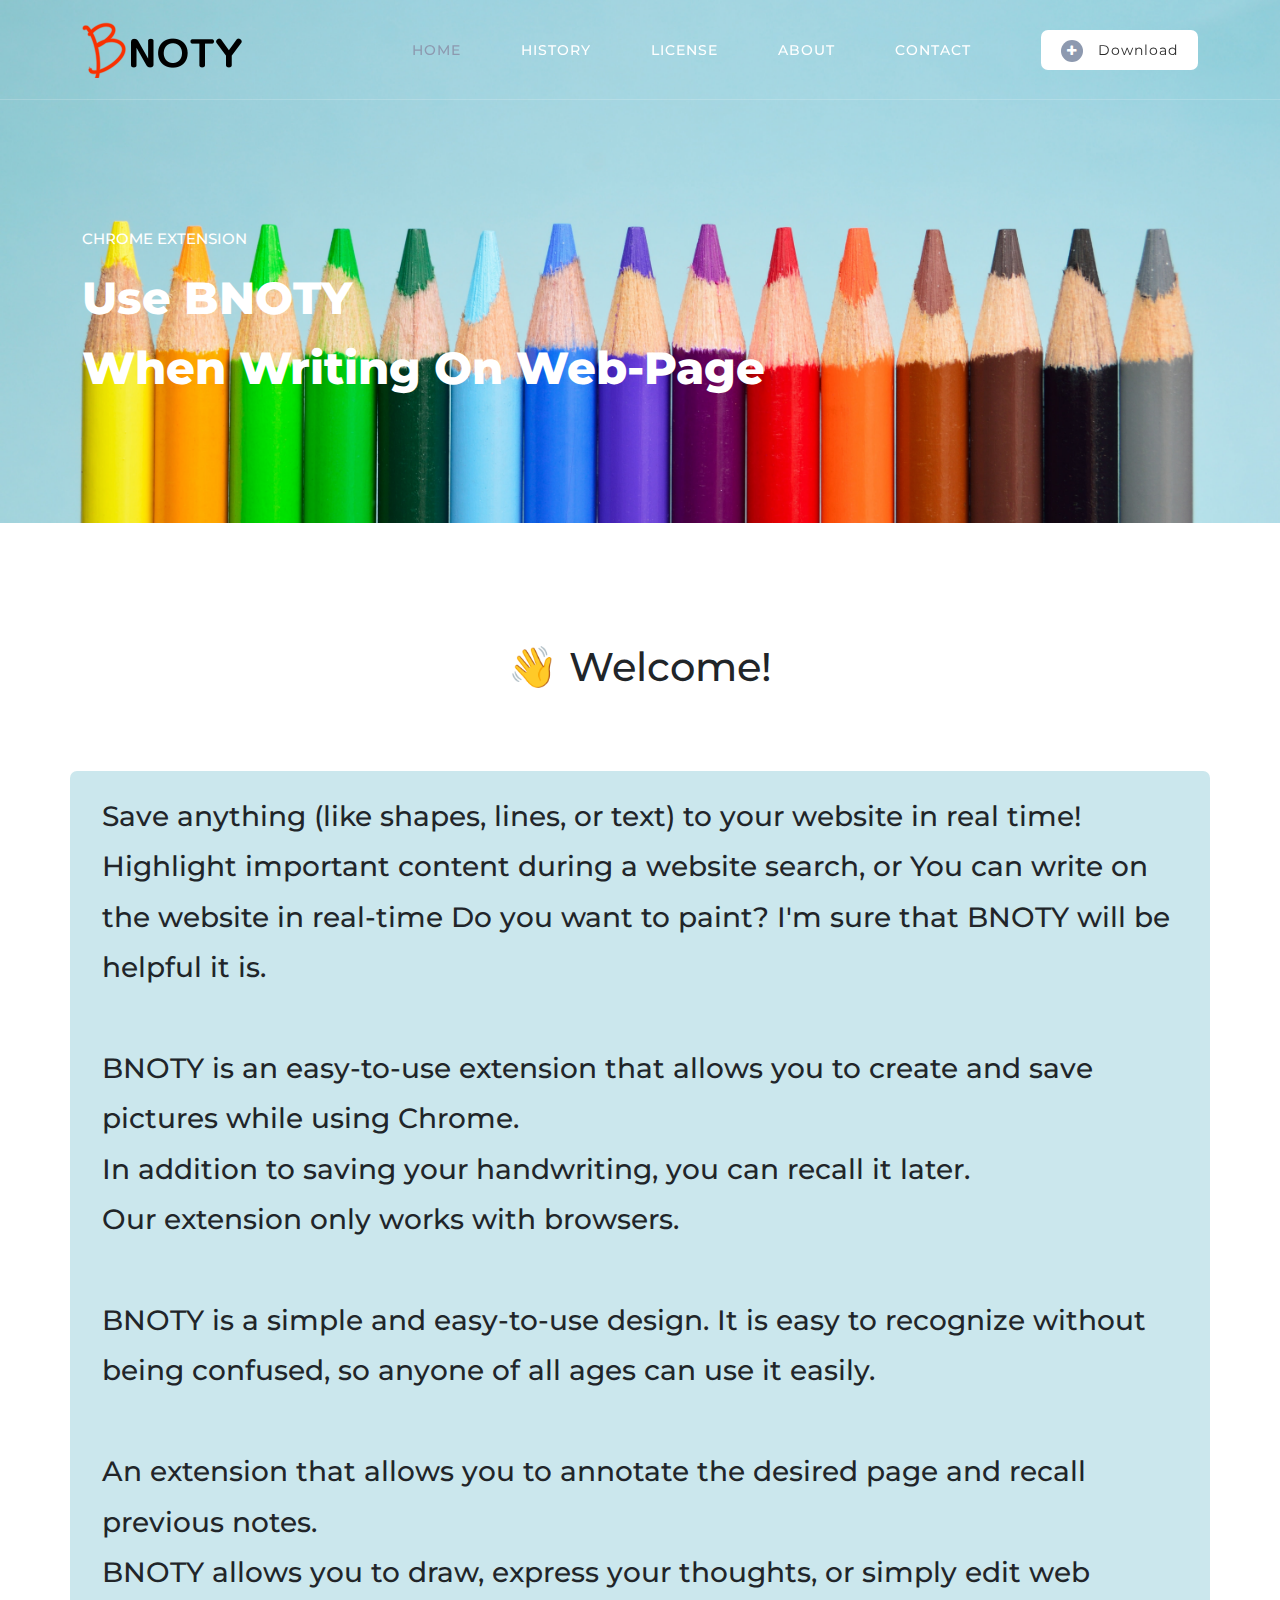
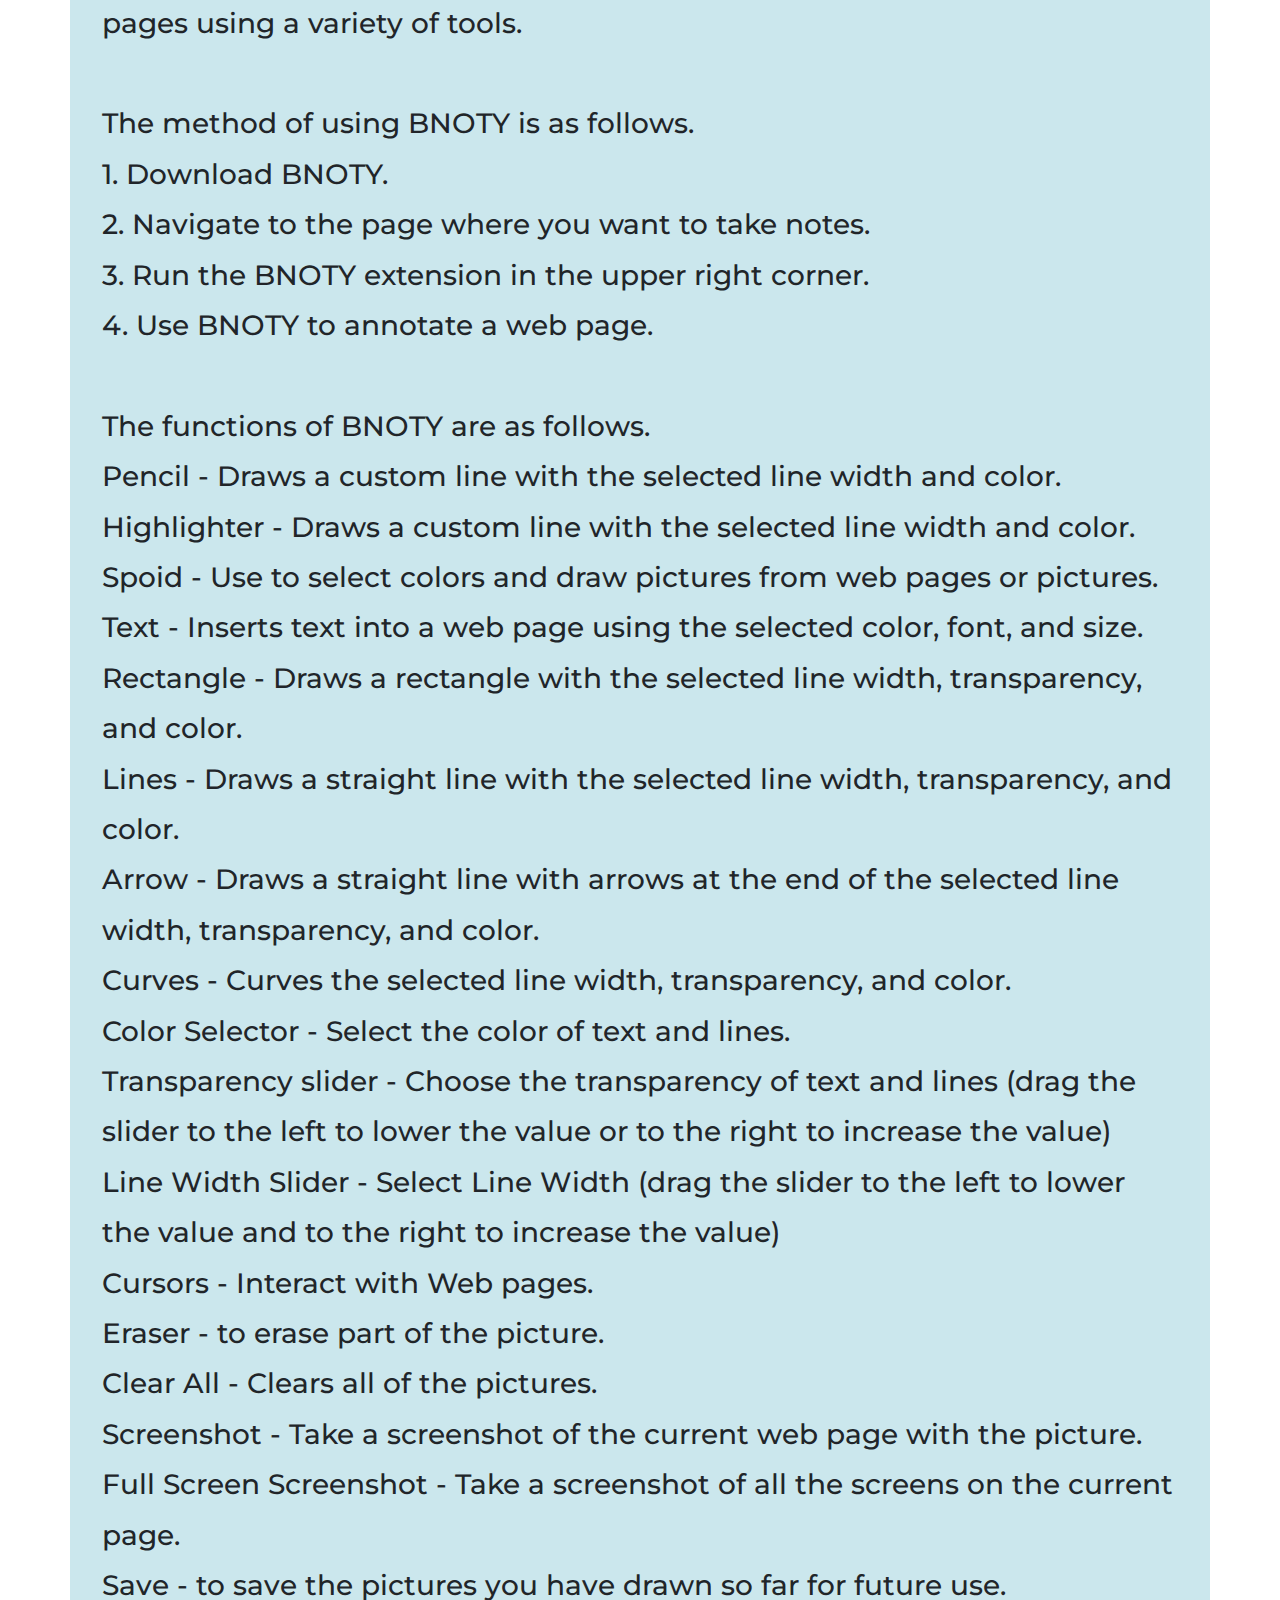
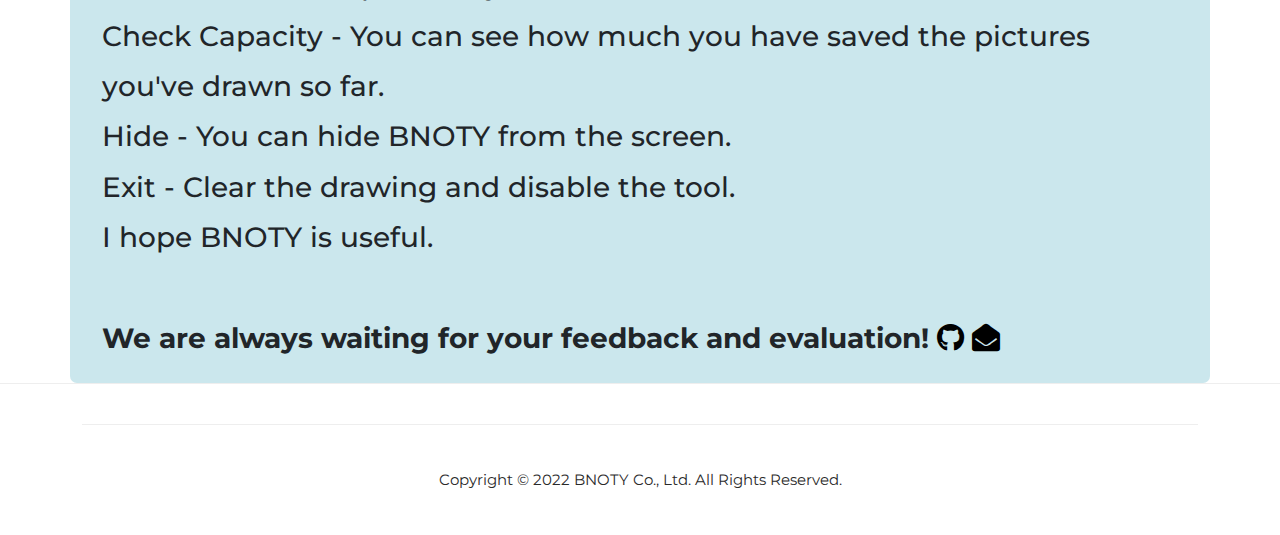
<file: index.html>
<!DOCTYPE html>
<html lang="en">

  <head>

    <meta charset="UTF-8">
    <meta name="viewport" content="width=device-width, initial-scale=1, shrink-to-fit=no">
    <meta name="description" content="">
    <meta name="author" content="">
    <link rel="preconnect" href="https://fonts.gstatic.com">
    <link href="https://fonts.googleapis.com/css2?family=Montserrat:wght@100;200;300;400;500;600;700;800;900&display=swap" rel="stylesheet">
    <link rel="shortcut icon" href="assets/images/favicon.ico">
    <title>BNOTY</title>

    <!-- Bootstrap core CSS -->
    <link href="vendor/bootstrap/css/bootstrap.min.css" rel="stylesheet">

    <link
    rel="stylesheet"
    href="https://cdnjs.cloudflare.com/ajax/libs/font-awesome/5.8.2/css/all.min.css"
  />

    <!-- Additional CSS Files -->
    <link rel="stylesheet" href="assets/css/fontawesome.css">
    <link rel="stylesheet" href="assets/css/templatemo-plot-listing.css">
    <link rel="stylesheet" href="assets/css/animated.css">
    <link rel="stylesheet" href="assets/css/owl.css">
<!--

TemplateMo 564 Plot Listing

https://templatemo.com/tm-564-plot-listing

-->
  </head>

<body>

  <!-- ***** Preloader Start ***** -->
  <div id="js-preloader" class="js-preloader">
    <div class="preloader-inner">
      <span class="dot"></span>
      <div class="dots">
        <span></span>
        <span></span>
        <span></span>
      </div>
    </div>
  </div>
  <!-- ***** Preloader End ***** -->

 <!-- ***** Header Area Start ***** -->
 <header class="header-area" data-wow-duration="0.75s" data-wow-delay="0s">
  <div class="container">
    <div class="row">
      <div class="col-12">
        <nav class="main-nav">
          <!-- ***** Logo Start ***** -->
          <a href="index.html" class="logo">
          </a>
          <!-- ***** Logo End ***** -->
          <!-- ***** Menu Start ***** -->
          <ul class="nav">
            <li><a href="index.html" class="active">Home</a></li>
            <li><a href="history.html">History</a></li>
            <li><a href="License.html">License</a></li>
            <li><a href="About.html">About</a></li>
            <li><a href="Contact.html">Contact</a></li>
            <li><div class="main-white-button"><a href="https://github.com/BNOTY"  target="_blank"> <i class="fa fa-plus"></i>  Download</a></div></li> 
          </ul>        
          <a class='menu-trigger'>
              <span>Menu</span>
          </a>
          <!-- ***** Menu End ***** -->
        </nav>
      </div>
    </div>
  </div>
</header>
<!-- ***** Header Area End ***** -->


  <div class="page-heading">
    <div class="container">
      <div class="row">
        <div class="col-lg-8">
          <div class="top-text header-text">
            <h6>Chrome Extension</h6>
            <h2>Use BNOTY <br> When Writing on Web-Page</h2>
          </div>
        </div>
      </div>
    </div>
  </div>


  <div class="popular-categories" >
    <div class="container">
      <div class="row">
        <div class="col-lg-12">
          <div class="section-heading">
            <h1 style="text-align: center;">👋 Welcome!</h2>
          </div>
        </div>
        <div class="naccs" style="background-color: #cbe7ed;">
          <div class="row">
            <div class="col-lg-12">
              <div style="padding: 20px;">
                <h3 style="line-height:180%">
                  Save anything (like shapes, lines, or text) to your
                  website in real time!
                  <br />
                  <!-- 웹 사이트에 실시간으로 무엇이든 (모양, 선 또는
                  텍스트 등) 그림을 내용을 저장하세요!<br /> -->

                  Highlight important content during a website search,
                  or You can write on the website in real-time Do you
                  want to paint? I'm sure that BNOTY will be helpful
                  it is. <br /><br />
                  <!-- 웹 사이트 검색 중 중요한 내용을 강조하거나
                  브라우저에서 편하게 실시간으로 웹 사이트에 필기 혹은
                  그림을 그리고 싶으신가요? 저희 확장 프로그램이
                  도움이 될 것입니다.<br /><br /> -->

                  BNOTY is an easy-to-use extension that allows you to
                  create and save pictures while using Chrome.<br />
                  In addition to saving your handwriting, you can
                  recall it later.<br />
                  Our extension only works with browsers.<br /><br />
                  <!-- BNOTY는 Chrome을 사용하는 동안 그림을 만들고 저장할
                  수 있는 사용하기 쉬운 확장 프로그램입니다.<br />
                  필기 내용을 저장하는 것 뿐만이 아닌 해당 내용을
                  이후에 다시 불러올 수 있습니다.<br />
                  저희 확장프로그램은 현재 브라우저에서만
                  동작합니다.<br /> -->

                  BNOTY is a simple and easy-to-use design. It is easy
                  to recognize without being confused, so anyone of
                  all ages can use it easily.<br /><br />
                  An extension that allows you to annotate the desired
                  page and recall previous notes. <br />
                  BNOTY allows you to draw, express your thoughts, or
                  simply edit web pages using a variety of tools.
                  <br /><br />
                  <!-- BNOTY는 간단하고 사용하기 쉬운 디자인입니다.
                  헷갈리지 않고 쉽게 알아볼 수 있어 남녀노소 누구나
                  쉽게 사용할 수 있습니다.<br /><br />
                  원하는 페이지에 주석을 달고 이전 필기한 내용을
                  불러올 수 있는 확장 프로그램입니다.<br />
                  BNOTY를 사용하면 다양한 도구를 사용하여 웹 페이지에
                  그림을 그리거나 생각을 표현하거나 간단히 편집할 수
                  있습니다.<br /><br /> -->

                  The method of using BNOTY is as follows.
                  <!-- BNOTY를 사용하는 방법은 아래와 같습니다. -->
                  <ul>
                      <ol>1. Download BNOTY.</ol>
                      <!-- <li>1. BNOTY를 다운로드합니다.</li> -->
                      <ol>
                          2. Navigate to the page where you want to
                          take notes.
                      </ol>
                      <!-- <li>2. 필기를 할 페이지로 이동합니다.</li> -->
                      <ol>
                          3. Run the BNOTY extension in the upper
                          right corner.
                          <!-- 3. 우측 상단에서 BNOTY 확장 프로그램을
                          실행합니다. -->
                          </ol>
                      <ol>
                          4. Use BNOTY to annotate a web page.
                          <!-- 4. BNOTY를 사용하여 웹 페이지에 주석을
                          답니다. -->
                      </ol>
                  </ul>
                  <br />
                  The functions of BNOTY are as follows.
                  <!-- 저희 BNOTY의 기능들은 아래와 같습니다. -->
                  <ul>
                      <ol>
                          Pencil - Draws a custom line with the
                          selected line width and color.
                          <!-- 연필 - 선택한 선 너비와 색상으로
                          사용자 정의 선을 그립니다. -->
                      </ol>
                      <ol>
                          Highlighter - Draws a custom line with the
                          selected line width and color.
                          <!-- 형광펜 - 선택한 선 너비와 색상으로
                          사용자 정의 선을 그립니다. -->
                      </ol>
                      <ol>
                          Spoid - Use to select colors and draw
                          pictures from web pages or pictures.
                          <!-- 스포이드 - 웹 페이지나 그림에서 색상을
                          선택하고 그림을 그리는 데 사용합니다. -->
                      </ol>
                      <ol>
                          Text - Inserts text into a web page using
                          the selected color, font, and size.
                          <!-- 텍스트 - 선택한 색상과 폰트, 크기를 사용하여
                          웹 페이지에 텍스트를 삽입합니다. -->
                      </ol>
                      <ol>
                          Rectangle - Draws a rectangle with the
                          selected line width, transparency, and
                          color.
                          <!-- 사각형 - 선택한 선 너비, 투명도 및 색상으로
                          사각형을 그립니다. -->
                      </ol>
                      <ol>
                          Lines - Draws a straight line with the
                          selected line width, transparency, and
                          color.
                          <!-- 선 - 선택한 선 너비, 투명도 및 색상으로
                          직선을 그립니다. -->
                      </ol>
                      <ol>
                          Arrow - Draws a straight line with arrows at
                          the end of the selected line width,
                          transparency, and color.
                          <!-- 화살표 - 선택한 선 너비, 투명도 및 색상 끝에 화살표가 있는
                          직선을 그립니다. -->
                      </ol>
                      <ol>
                          Curves - Curves the selected line width,
                          transparency, and color.
                          <!-- 곡선 - 선택한 선 너비, 투명도 및 색상으로
                          2차 곡선을 그립니다. -->
                      </ol>
                      <ol>
                          Color Selector - Select the color of text
                          and lines.
                          <!-- 색상 선택기 - 텍스트와 선의 색상을
                          선택합니다. -->
                      </ol>
                      <ol>
                          Transparency slider - Choose the
                          transparency of text and lines (drag the
                          slider to the left to lower the value or to
                          the right to increase the value)
                          <!-- 투명도 슬라이더 - 텍스트와
                          선의 투명도를 선택합니다. (값을 낮추려면
                          슬라이더를 왼쪽으로, 값을 높이려면
                          오른쪽으로 드래그합니다.) -->
                      </ol>
                      <ol>
                          Line Width Slider - Select Line Width (drag
                          the slider to the left to lower the value
                          and to the right to increase the value)
                          <!-- 선 너비 슬라이더 - 선 너비를 선택합니다.
                          (값을 낮추려면 슬라이더를 왼쪽으로, 값을
                          높이려면 오른쪽으로 드래그합니다.) -->
                      </ol>
                      <ol>
                          Cursors - Interact with Web pages.
                          <!-- 커서 - 웹 페이지와 상호 작용합니다. -->
                      </ol>
                      <ol>
                          Eraser - to erase part of the picture.
                          <!-- 지우개 - 그림의 일부를 지웁니다. -->
                      </ol>
                      <ol>
                          Clear All - Clears all of the pictures.
                          <!-- 전체 지우기 - 그림의 모두를 지웁니다. -->
                      </ol>
                      <ol>
                          Screenshot - Take a screenshot of the
                          current web page with the picture.
                          <!-- 스크린샷 - 그림과 함께 현재 웹 페이지의
                          스크린샷을 찍습니다. -->
                      </ol>
                      <ol>
                          Full Screen Screenshot - Take a screenshot
                          of all the screens on the current page.
                          <!-- 전체화면 스크린샷 - 현재 페이지의 모든
                          화면을 스크린샷을 찍습니다. -->
                      </ol>
                      <ol>
                          Save - to save the pictures you have drawn
                          so far for future use.
                          <!-- 저장 - 현재까지 그린 그림을 저장해 이후에도
                          사용할 수 있도록 합니다. -->
                      </ol>
                      <ol>
                          Check Capacity - You can see how much you
                          have saved the pictures you've drawn so far.
                          <!-- 용량 확인 - 현재까지 그린 그림들을 저장한 용량을 확인할 수 있습니다. -->
                      </ol>
                      <ol>
                          Hide - You can hide BNOTY from the screen.
                          <!-- 숨기기 - BNOTY를 화면에서 숨길 수
                          있습니다. -->
                      </ol>
                      <ol>
                          Exit - Clear the drawing and disable the
                          tool.
                      </ol>
                  </ul>

                  <!-- BNOTY가 유용하기를 바랍니다! -->
                  I hope BNOTY is useful.
                  <br /><br />
                  <!-- 저희는 항상 여러분의 피드백과 평가를 기다리고
                  있습니다! -->
                  <b>
                    We are always waiting for your feedback and
                   evaluation!
                  </b>
                    <a href="https://github.com/BNOTY"  target="_blank"> <i style="color: black;" class="fab fa-github"></i></a>
                    <a href="mailto:zenossafy@gmail.com"><i style="color: black;"class="fas fa-envelope-open"></i></a>
              </h3>
              </div>
            </div>
          </div>
        </div>
      </div>
    </div>
  </div>


  <footer style="padding-top: 0px;">
    <div class="container">
      <div class="row">
        <div class="col-lg-12">
          <div class="sub-footer">
            <p>Copyright © 2022 BNOTY Co., Ltd. All Rights Reserved.
          </div>
        </div>
      </div>
    </div>
  </footer>


  <!-- Scripts -->
  <script src="vendor/jquery/jquery.min.js"></script>
  <script src="vendor/bootstrap/js/bootstrap.bundle.min.js"></script>
  <script src="assets/js/owl-carousel.js"></script>
  <script src="assets/js/animation.js"></script>
  <script src="assets/js/imagesloaded.js"></script>
  <script src="assets/js/custom.js"></script>

</body>

</html>
</file>
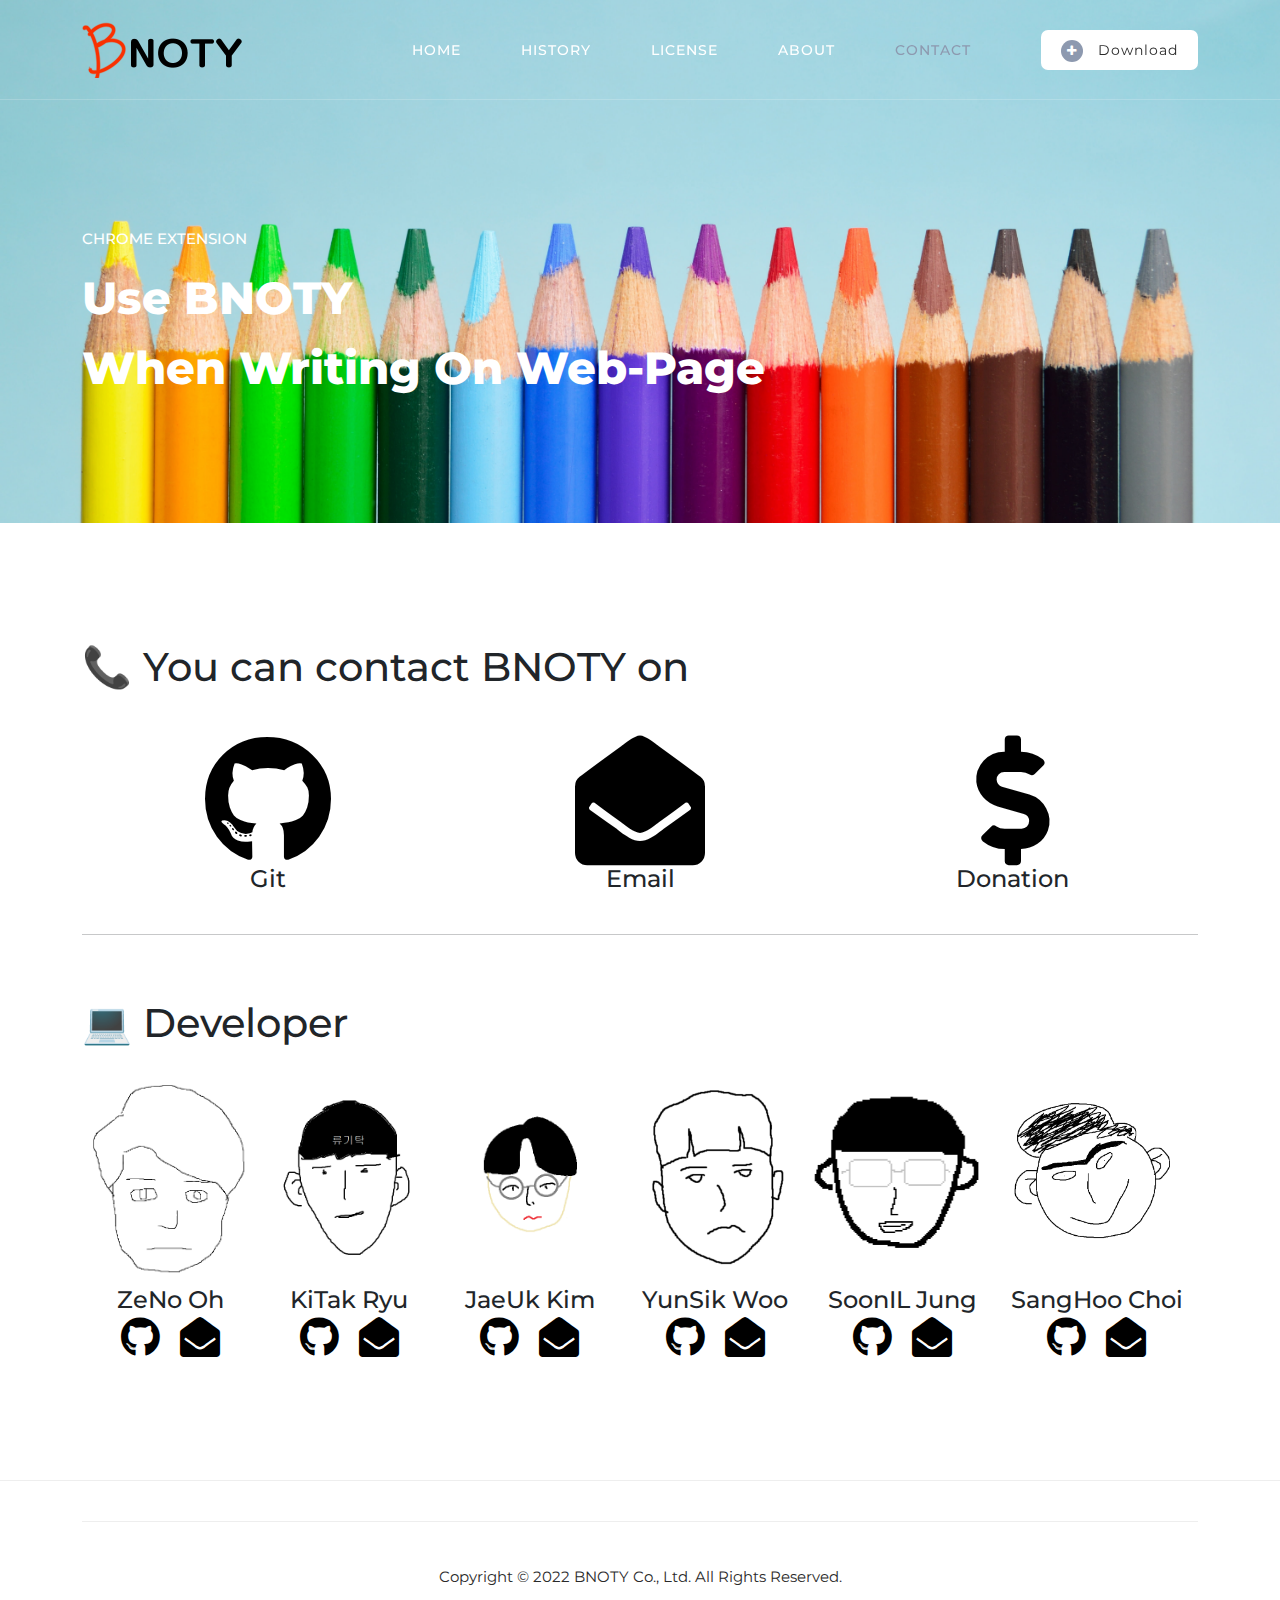
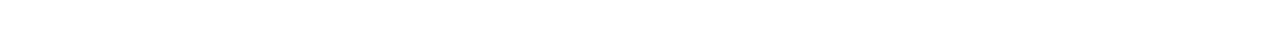
<file: Contact.html>
<!DOCTYPE html>
<html lang="en">
  <head>
    <meta charset="UTF-8" />
    <meta
      name="viewport"
      content="width=device-width, initial-scale=1, shrink-to-fit=no"
    />
    <meta name="description" content="" />
    <meta name="author" content="" />
    <link rel="preconnect" href="https://fonts.gstatic.com" />
    <link
      href="https://fonts.googleapis.com/css2?family=Montserrat:wght@100;200;300;400;500;600;700;800;900&display=swap"
      rel="stylesheet"
    />
    <link rel="shortcut icon" href="assets/images/favicon.ico" />
    <title>BNOTY</title>

    <!-- Bootstrap core CSS -->
    <link href="vendor/bootstrap/css/bootstrap.min.css" rel="stylesheet" />
    <link
      rel="stylesheet"
      href="https://cdnjs.cloudflare.com/ajax/libs/font-awesome/5.8.2/css/all.min.css"
    />

    <!-- Additional CSS Files -->
    <link rel="stylesheet" href="assets/css/fontawesome.css" />
    <link rel="stylesheet" href="assets/css/templatemo-plot-listing.css" />
    <link rel="stylesheet" href="assets/css/animated.css" />
    <link rel="stylesheet" href="assets/css/owl.css" />
    <!--

TemplateMo 564 Plot Listing

https://templatemo.com/tm-564-plot-listing

-->
  </head>

  <body>
    <!-- ***** Preloader Start ***** -->
    <div id="js-preloader" class="js-preloader">
      <div class="preloader-inner">
        <span class="dot"></span>
        <div class="dots">
          <span></span>
          <span></span>
          <span></span>
        </div>
      </div>
    </div>
    <!-- ***** Preloader End ***** -->
    <!-- ***** Header Area Start ***** -->
    <header class="header-area" data-wow-duration="0.75s" data-wow-delay="0s">
      <div class="container">
        <div class="row">
          <div class="col-12">
            <nav class="main-nav">
              <!-- ***** Logo Start ***** -->
              <a href="index.html" class="logo"> </a>
              <!-- ***** Logo End ***** -->
              <!-- ***** Menu Start ***** -->
              <ul class="nav">
                <li><a href="index.html">Home</a></li>
                <li><a href="history.html">History</a></li>
                <li><a href="License.html">License</a></li>
                <li><a href="About.html">About</a></li>
                <li><a href="Contact.html" class="active">Contact</a></li>
                <li>
                  <div class="main-white-button">
                    <a href="https://github.com/BNOTY" target="_blank">
                      <i class="fa fa-plus"></i> Download</a
                    >
                  </div>
                </li>
              </ul>
              <a class="menu-trigger">
                <span>Menu</span>
              </a>
              <!-- ***** Menu End ***** -->
            </nav>
          </div>
        </div>
      </div>
    </header>
    <!-- ***** Header Area End ***** -->

    <div class="page-heading">
      <div class="container">
        <div class="row">
          <div class="col-lg-8">
            <div class="top-text header-text">
              <h6>Chrome Extension</h6>
              <h2>
                Use BNOTY <br />
                When Writing on Web-Page
              </h2>
            </div>
          </div>
        </div>
      </div>
    </div>

    <div class="contact-page">
      <div class="container">
        <div class="row">
          <div class="col-lg-12">
            <div>
              <!-- <h2>Contact me</h2> -->
              <h1>📞 You can contact BNOTY on</h1>
              <br />
              <div
                class="row"
                style="margin: auto; text-align: center; margin-top: 20px"
              >
                <div class="col-lg-4">
                  <a href="https://github.com/BNOTY" target="_blank">
                    <i
                      style="color: black; font-size: 130px"
                      class="fab fa-github"
                    ></i
                  ></a>
                </div>
                <div class="col-lg-4">
                  <a href="mailto:zenossafy@gmail.com"
                    ><i
                      style="color: black; font-size: 130px"
                      class="fas fa-envelope-open"
                    ></i
                  ></a>
                </div>
                <div class="col-lg-4">
                  <a style="cursor: pointer" onclick="alert('Preparing ...')"
                    ><i
                      style="color: black; font-size: 130px"
                      class="fas fa-dollar-sign"
                    ></i
                  ></a>
                </div>
                <div class="col-lg-4">
                  <h4>Git</h4>
                </div>
                <div class="col-lg-4">
                  <h4>Email</h4>
                </div>
                <div class="col-lg-4">
                  <h4>Donation</h4>
                </div>
              </div>
              <br />
              <hr />
              <br />
              <br />
              <h1>💻️ Developer</h1>
              <br />
              <table style="margin: auto; text-align: center">
                <th width="300">
                  <img src="assets/images/zeno.png" />
                </th>
                <th width="300">
                  <img src="assets/images/ryu.png" />
                </th>
                <th width="300">
                  <img src="assets/images/jaeuk.png" />
                </th>
                <th width="300">
                  <img src="assets/images/ysik.png" />
                </th>
                <th width="300">
                  <img src="assets/images/soonil.png" />
                </th>
                <th width="300">
                  <img src="assets/images/sanghoo.png" />
                </th>
                <tr>
                  <td>
                    <h4>ZeNo Oh</h4>
                  </td>
                  <td>
                    <h4>KiTak Ryu</h4>
                  </td>
                  <td>
                    <h4>JaeUk Kim</h4>
                  </td>
                  <td>
                    <h4>YunSik Woo</h4>
                  </td>
                  <td>
                    <h4>SoonIL Jung</h4>
                  </td>
                  <td>
                    <h4>SangHoo Choi</h4>
                  </td>
                </tr>
                <tr>
                  <td>
                    <a href="https://github.com/ohzeno" target="_blank"
                      ><i
                        style="color: black; font-size: 40px"
                        class="fab fa-github"
                      ></i
                    ></a>
                    &nbsp&nbsp&nbsp
                    <a href="mailto:strengthpy@naver.com"
                      ><i
                        style="color: black; font-size: 40px"
                        class="fas fa-envelope-open"
                      ></i
                    ></a>
                  </td>
                  <td>
                    <a href="https://github.com/alwaysryu" target="_blank">
                      <i
                        style="color: black; font-size: 40px"
                        class="fab fa-github"
                      ></i
                    ></a>
                    &nbsp&nbsp&nbsp
                    <a href="mailto:zagring@naver.com"
                      ><i
                        style="color: black; font-size: 40px"
                        class="fas fa-envelope-open"
                      ></i
                    ></a>
                  </td>
                  <td>
                    <a href="https://github.com/blackvill" target="_blank"
                      ><i
                        style="color: black; font-size: 40px"
                        class="fab fa-github"
                      ></i
                    ></a>
                    &nbsp&nbsp&nbsp
                    <a href="mailto:postkim03@gmail.com"
                      ><i
                        style="color: black; font-size: 40px"
                        class="fas fa-envelope-open"
                      ></i
                    ></a>
                  </td>
                  <td>
                    <a href="https://github.com/Y1sik" target="_blank"
                      ><i
                        style="color: black; font-size: 40px"
                        class="fab fa-github"
                      ></i
                    ></a>
                    &nbsp&nbsp&nbsp
                    <a href="mailto:yun0522v@naver.com"
                      ><i
                        style="color: black; font-size: 40px"
                        class="fas fa-envelope-open"
                      ></i
                    ></a>
                  </td>
                  <td>
                    <a href="https://github.com/JUNGSOONIL" target="_blank"
                      ><i
                        style="color: black; font-size: 40px"
                        class="fab fa-github"
                      ></i
                    ></a>
                    &nbsp&nbsp&nbsp
                    <a href="mailto:soonil0119@naver.com"
                      ><i
                        style="color: black; font-size: 40px"
                        class="fas fa-envelope-open"
                      ></i
                    ></a>
                  </td>
                  <td>
                    <a href="https://github.com/Neungji-Baksal" target="_blank"
                      ><i
                        style="color: black; font-size: 40px"
                        class="fab fa-github"
                      ></i
                    ></a>
                    &nbsp&nbsp&nbsp
                    <a href="mailto:1525434@donga.ac.kr"
                      ><i
                        style="color: black; font-size: 40px"
                        class="fas fa-envelope-open"
                      ></i
                    ></a>
                  </td>
                </tr>
              </table>
            </div>
          </div>
        </div>
      </div>
    </div>

    <footer style="padding-top: 0px">
      <div class="container">
        <div class="row">
          <div class="col-lg-12">
            <div class="sub-footer">
              <p>Copyright © 2022 BNOTY Co., Ltd. All Rights Reserved.</p>
            </div>
          </div>
        </div>
      </div>
    </footer>

    <!-- Scripts -->
    <script src="vendor/jquery/jquery.min.js"></script>
    <script src="vendor/bootstrap/js/bootstrap.bundle.min.js"></script>
    <script src="assets/js/owl-carousel.js"></script>
    <script src="assets/js/animation.js"></script>
    <script src="assets/js/imagesloaded.js"></script>
    <script src="assets/js/custom.js"></script>
  </body>
</html>
</file>
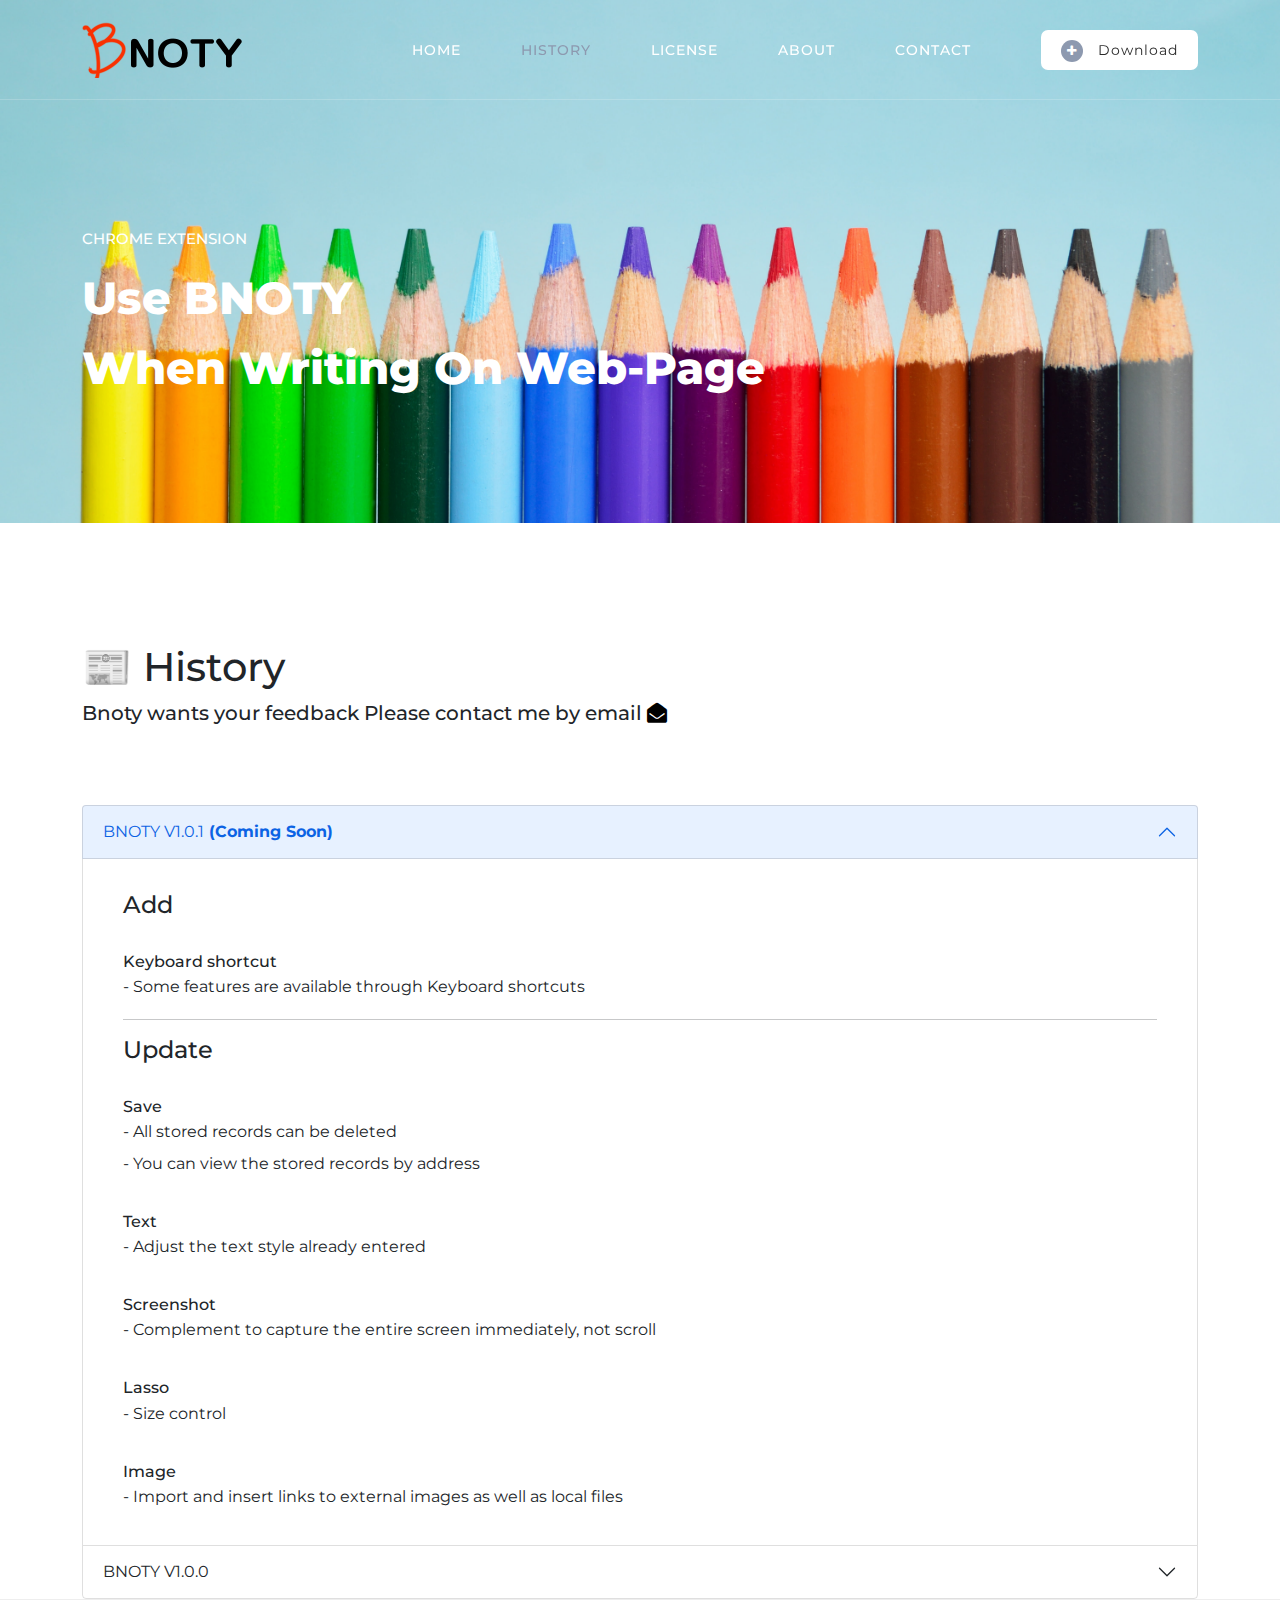
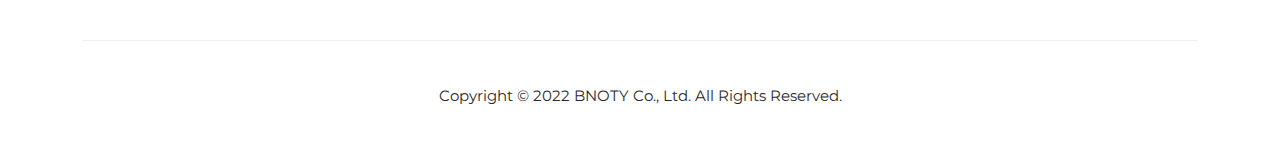
<file: history.html>
<!DOCTYPE html>
<html lang="en">
  <head>
    <meta charset="UTF-8" />
    <meta
      name="viewport"
      content="width=device-width, initial-scale=1, shrink-to-fit=no"
    />
    <meta name="description" content="" />
    <meta name="author" content="" />
    <link rel="preconnect" href="https://fonts.gstatic.com" />
    <link
      href="https://fonts.googleapis.com/css2?family=Montserrat:wght@100;200;300;400;500;600;700;800;900&display=swap"
      rel="stylesheet"
    />
    <link rel="shortcut icon" href="assets/images/favicon.ico" />
    <title>BNOTY</title>

    <!-- Bootstrap core CSS -->
    <link href="vendor/bootstrap/css/bootstrap.min.css" rel="stylesheet" />

    <link
      rel="stylesheet"
      href="https://cdnjs.cloudflare.com/ajax/libs/font-awesome/5.8.2/css/all.min.css"
    />

    <!-- Additional CSS Files -->
    <link rel="stylesheet" href="assets/css/fontawesome.css" />
    <link rel="stylesheet" href="assets/css/templatemo-plot-listing.css" />
    <link rel="stylesheet" href="assets/css/animated.css" />
    <link rel="stylesheet" href="assets/css/owl.css" />
    <!--

TemplateMo 564 Plot Listing

https://templatemo.com/tm-564-plot-listing

-->
  </head>

  <body>
    <!-- ***** Preloader Start ***** -->
    <div id="js-preloader" class="js-preloader">
      <div class="preloader-inner">
        <span class="dot"></span>
        <div class="dots">
          <span></span>
          <span></span>
          <span></span>
        </div>
      </div>
    </div>
    <!-- ***** Preloader End ***** -->

    <!-- ***** Header Area Start ***** -->
    <header class="header-area" data-wow-duration="0.75s" data-wow-delay="0s">
      <div class="container">
        <div class="row">
          <div class="col-12">
            <nav class="main-nav">
              <!-- ***** Logo Start ***** -->
              <a href="index.html" class="logo"> </a>
              <!-- ***** Logo End ***** -->
              <!-- ***** Menu Start ***** -->
              <ul class="nav">
                <li><a href="index.html">Home</a></li>
                <li><a href="history.html" class="active">History</a></li>
                <li><a href="License.html">License</a></li>
                <li><a href="About.html">About</a></li>
                <li><a href="Contact.html">Contact</a></li>
                <li>
                  <div class="main-white-button">
                    <a href="https://github.com/BNOTY"  target="_blank">
                      <i class="fa fa-plus"></i> Download</a
                    >
                  </div>
                </li>
              </ul>
              <a class="menu-trigger">
                <span>Menu</span>
              </a>
              <!-- ***** Menu End ***** -->
            </nav>
          </div>
        </div>
      </div>
    </header>
    <!-- ***** Header Area End ***** -->

    <div class="page-heading">
      <div class="container">
        <div class="row">
          <div class="col-lg-8">
            <div class="top-text header-text">
              <h6>Chrome Extension</h6>
              <h2>
                Use BNOTY <br />
                When Writing on Web-Page
              </h2>
            </div>
          </div>
        </div>
      </div>
    </div>

    <div class="popular-categories">
      <div class="container">
        <div class="row">
          <div class="col-lg-12">
            <div class="section-heading">
              <h1 style="text-align: left">📰 History</h1>
              <h5 style="text-align: left; padding-top: 10px">
                Bnoty wants your feedback Please contact me by email
                <a href="mailto:zenossafy@gmail.com"
                  ><i style="color: black" class="fas fa-envelope-open"></i
                ></a>
              </h5>
            </div>
          </div>
          <div class="accordion" id="accordionPanelsStayOpenExample">
            <div class="accordion-item">
              <h2 class="accordion-header" id="panelsStayOpen-headingOne">
                <button
                  class="accordion-button"
                  type="button"
                  data-bs-toggle="collapse"
                  data-bs-target="#panelsStayOpen-collapseOne"
                  aria-expanded="true"
                  aria-controls="panelsStayOpen-collapseOne"
                >
                  BNOTY V1.0.1<b>&nbsp(Coming Soon)</b>
                </button>
              </h2>
              <div
                id="panelsStayOpen-collapseOne"
                class="accordion-collapse collapse show"
                aria-labelledby="panelsStayOpen-headingOne"
              >
                <div class="accordion-body">
                  <div class="accordion-body"  style="line-height: 200%">
                    <h4> Add</h4>
                    <br>
                    <h6>Keyboard shortcut</h6>
                    <div>
                      - Some features are available through Keyboard shortcuts
                    </div>
                    <hr>
                    <h4>Update</h4>
                    <br>
                    <h6>Save</h6>
                    <div>
                      - All stored records can be deleted
                    </div>
                    <div>
                      - You can view the stored records by address
                    </div>
                    <br>
                    <h6>Text</h6>
                    <div>
                      - Adjust the text style already entered
                    </div>
                    <br>
                    <h6>Screenshot</h6>
                    <div>
                      - Complement to capture the entire screen immediately, not scroll
                    </div>
                    <br>
                    <h6>Lasso</h6>
                    <div>
                      - Size control
                    </div>
                    <br>
                    <h6>Image</h6>
                    <div>
                      - Import and insert links to external images as well as local files
                    </div>
                  </div>
                </div>
              </div>
            </div>
            <div class="accordion-item">
              <h2 class="accordion-header" id="panelsStayOpen-headingThree">
                <button
                  class="accordion-button collapsed"
                  type="button"
                  data-bs-toggle="collapse"
                  data-bs-target="#panelsStayOpen-collapseThree"
                  aria-expanded="false"
                  aria-controls="panelsStayOpen-collapseThree"
                >
                  BNOTY V1.0.0
                </button>
              </h2>
              <div
                id="panelsStayOpen-collapseThree"
                class="accordion-collapse collapse"
                aria-labelledby="panelsStayOpen-headingThree"
              >
                <div class="accordion-body">
                  <div class="accordion-body"  style="line-height: 200%">
                    <h4>Pencil</h4>
                    <h6>Draw a custom line</h6>
                    <div  >
                      - You can write and draw pictures with your mouse
                    </div>
                    <div  >
                      - Line width, transparency, and color adjustable
                    </div>
                    <div  >- You can choose a pen or highlighter</div>
                    <br>
                    <h4>Erase</h4>
                    <h6>Erase part of your drawings</h6>
                    <div  >
                      - You can erase handwriting and pictures through the mouse
                    </div>
                    <div  >- Eraser size adjustable</div>
                    <div  >
                      - You can choose Full or partial erase
                    </div>
                    <br>
                    <h4>Text</h4>
                    <h6>Insert text</h6>
                    <div  >
                      - You can enter text at the specified location
                    </div>
                    <div  >
                      - Text thick, itelic, font, and size adjustable
                    </div>
                    <br>
                    <h4>Figure</h4>
                    <h6>Draw a fiqure</h6>
                    <div  >
                      - You can insert shapes by dragging the mouse
                    </div>
                    <div  >
                      - Line width, transparency, and color adjustable
                    </div>
                    <div  >
                      - Selectable squares, triangles, circles, straight lines,
                      curves, and arrows
                    </div>
                    <br>
                    <h4>Fill</h4>
                    <h6>Fill an area</h6>
                    <div  >
                      - You can fill in the color by taking good care of the area
                    </div>
                    <div  >
                      - transparency, and color adjustable
                    </div>
                    <br>
                    <h4>Lasso</h4>
                    <h6>Lasso an area</h6>
                    <div  >
                      - You can move by specifying a range by dragging
                    </div>
                    <div  >
                      - After specifying the range, click out of range to complete
                      the movement
                    </div>
                    <br>
                    <h4>Image</h4>
                    <h6>Insert image</h6>
                    <div  >
                      - You can select the desired image and size and insert it by
                      dragging it
                    </div>
                    <br>
                    <h4>Link</h4>
                    <h6>Insert Link</h6>
                    <div  >
                      - You can create and insert and delete links you want
                    </div>
                    <br>
                    <h4>Screen Shot</h4>
                    <h6>
                      Take a screen shot of the current web page with your
                      drawings
                    </h6>
                    <div  >
                      - The current view can capture the entire window.
                    </div>
                    <div  >
                      - You can capture the entire page up to the bottom of the
                      scroll.
                    </div>
                    <div>
                      - Capture image can be downloaded as pdf and
                      png.</div>
                    <br>
                    <h4>Save</h4>
                    <h6>Save your drawings</h6>
                    <div  >
                      - Up to now, pictures can be stored on the server
                    </div>
                    <div  >
                      - You can see the capacity information stored on the server
                    </div>
                    <br>
                    <h4>Backward</h4>
                    <h6>Step backward</h6>
                    <div  >
                      - You can save the previous job and recall it
                    </div>
                    <div  > - Store up to 50 steps </div>
                    <br>
                    <h4>Forward</h4>
                    <h6>Step forward</h6>
                    <div  >
                      - You can save and recall the following tasks
                    </div>
                    <div  > - Store up to 50 steps </div>
                    <br>
                    <h4>Cursor</h4>
                    <h6>Interact with the web page</h6>
                    <div  >
                      - You can return to the default mouse and click on the web
                      page
                    </div>
                    <br>
                    <h4>Hide</h4>
                    <h6>
                      Hide control panel (Click the extension icon to re-open)
                    </h6>
                    <div  > - to be able to hide the panel </div>
                    <div  > - Background Playable </div>
                    <br>
                    <h4>Move</h4>
                    <h6>Move panel</h6>
                    <div  >
                      - You can move the panel to the desired position
                    </div>
                </div>
              </div>
            </div>
          </div>
        </div>
      </div>
    </div>

    <footer style="padding-top: 0px">
      <div class="container">
        <div class="row">
          <div class="col-lg-12">
            <div class="sub-footer">
              <p>Copyright © 2022 BNOTY Co., Ltd. All Rights Reserved.</p>
            </div>
          </div>
        </div>
      </div>
    </footer>

    <!-- Scripts -->
    <script src="vendor/jquery/jquery.min.js"></script>
    <script src="vendor/bootstrap/js/bootstrap.bundle.min.js"></script>
    <script src="assets/js/owl-carousel.js"></script>
    <script src="assets/js/animation.js"></script>
    <script src="assets/js/imagesloaded.js"></script>
    <script src="assets/js/custom.js"></script>
  </body>
</html>
</file>
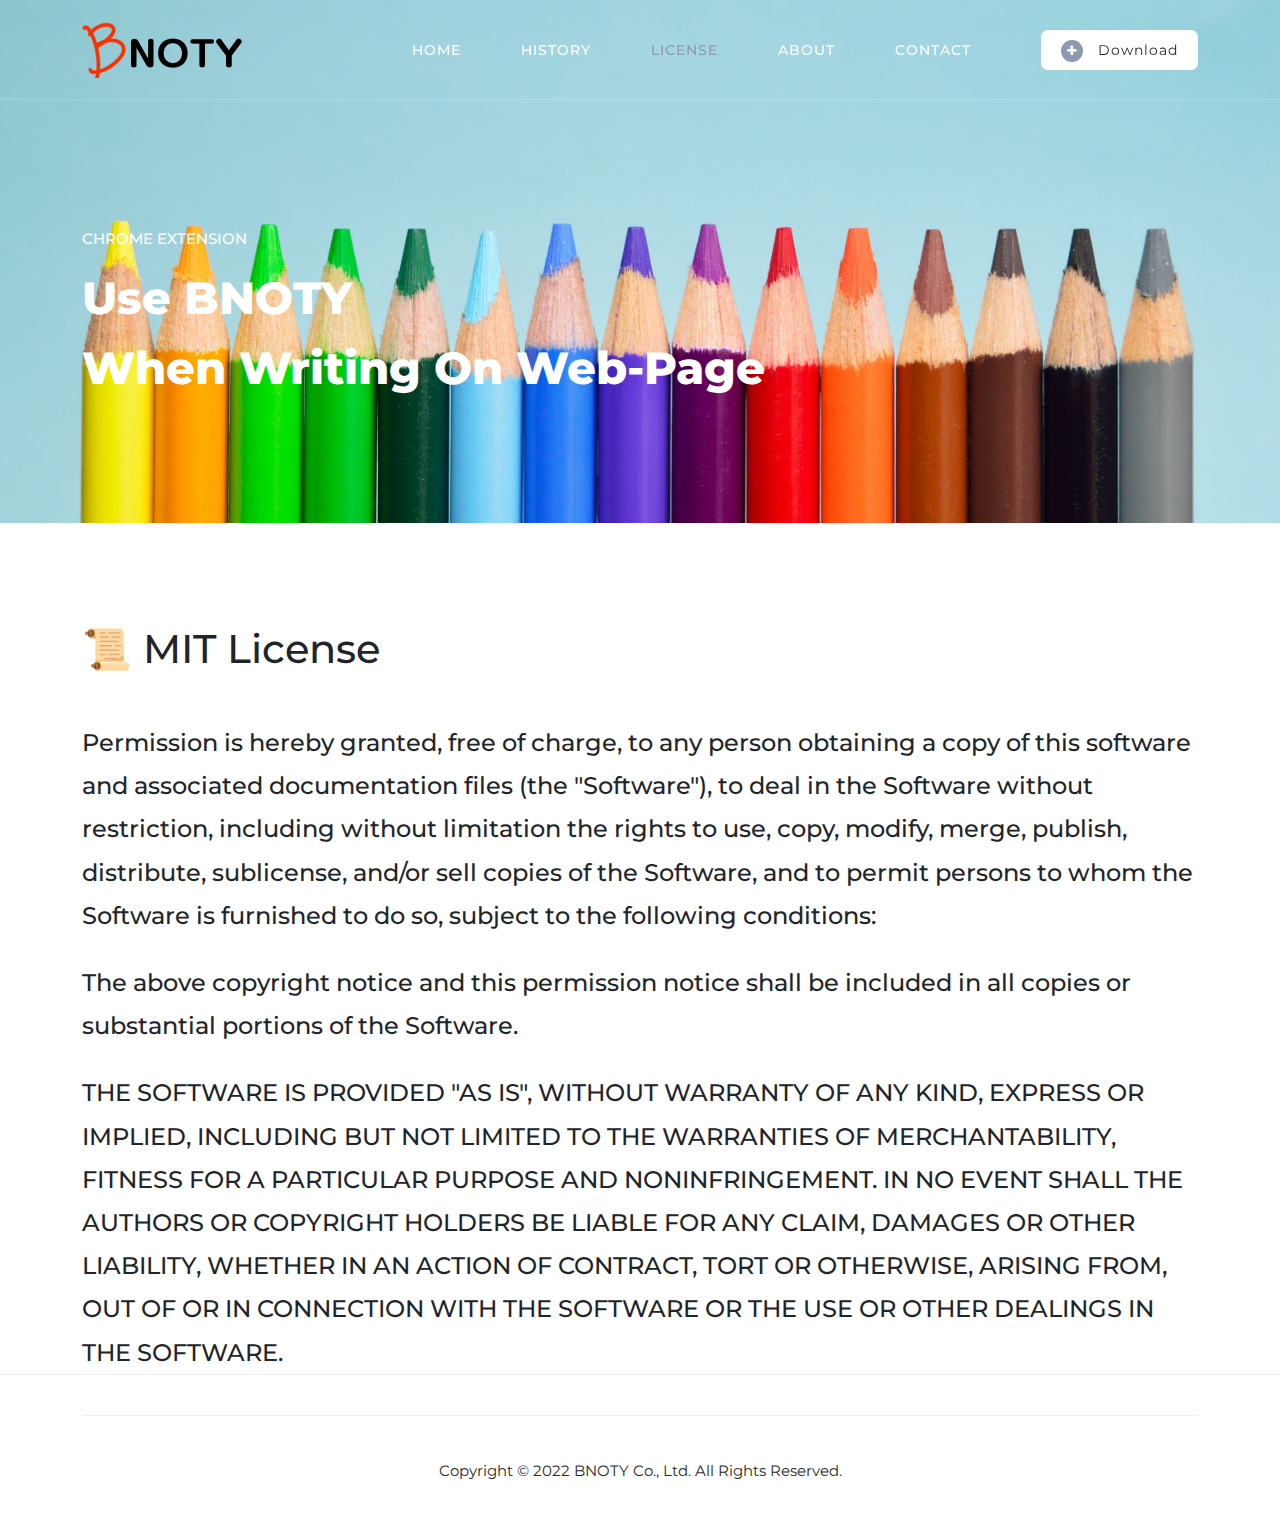
<file: License.html>
<!DOCTYPE html>
<html lang="en">

  <head>

    <meta charset="UTF-8">
    <meta name="viewport" content="width=device-width, initial-scale=1, shrink-to-fit=no">
    <meta name="description" content="">
    <meta name="author" content="">
    <link rel="preconnect" href="https://fonts.gstatic.com">
    <link href="https://fonts.googleapis.com/css2?family=Montserrat:wght@100;200;300;400;500;600;700;800;900&display=swap" rel="stylesheet">
    <link rel="shortcut icon" href="assets/images/favicon.ico">
    <title>BNOTY</title>

    <!-- Bootstrap core CSS -->
    <link href="vendor/bootstrap/css/bootstrap.min.css" rel="stylesheet">


    <!-- Additional CSS Files -->
    <link rel="stylesheet" href="assets/css/fontawesome.css">
    <link rel="stylesheet" href="assets/css/templatemo-plot-listing.css">
    <link rel="stylesheet" href="assets/css/animated.css">
    <link rel="stylesheet" href="assets/css/owl.css">
<!--

TemplateMo 564 Plot Listing

https://templatemo.com/tm-564-plot-listing

-->
  </head>

<body>

  <!-- ***** Preloader Start ***** -->
  <div id="js-preloader" class="js-preloader">
    <div class="preloader-inner">
      <span class="dot"></span>
      <div class="dots">
        <span></span>
        <span></span>
        <span></span>
      </div>
    </div>
  </div>
  <!-- ***** Preloader End ***** -->

 <!-- ***** Header Area Start ***** -->
 <header class="header-area" data-wow-duration="0.75s" data-wow-delay="0s">
  <div class="container">
    <div class="row">
      <div class="col-12">
        <nav class="main-nav">
          <!-- ***** Logo Start ***** -->
          <a href="index.html" class="logo">
          </a>
          <!-- ***** Logo End ***** -->
          <!-- ***** Menu Start ***** -->
          <ul class="nav">
            <li><a href="index.html">Home</a></li>
            <li><a href="history.html">History</a></li>
            <li><a href="License.html" class="active">License</a></li>
            <li><a href="About.html">About</a></li>
            <li><a href="Contact.html">Contact</a></li>
            <li><div class="main-white-button"><a href="https://github.com/BNOTY"  target="_blank"> <i class="fa fa-plus"></i>  Download</a></div></li> 
          </ul>        
          <a class='menu-trigger'>
              <span>Menu</span>
          </a>
          <!-- ***** Menu End ***** -->
        </nav>
      </div>
    </div>
  </div>
</header>
<!-- ***** Header Area End ***** -->

<div class="page-heading">
  <div class="container">
    <div class="row">
      <div class="col-lg-8">
        <div class="top-text header-text">
          <h6>Chrome Extension</h6>
          <h2>Use BNOTY <br> When Writing on Web-Page</h2>
        </div>
      </div>
    </div>
  </div>
</div>



  <div class="container" style="padding-top: 30px;">
    <div class="col-lg-12">
      <div class="">
        <br>
        <br>
        <br>
        <h1>📜 MIT License</h2>
        <br>
        <br>
        <h4 style="line-height:180%"> Permission is hereby granted, free of charge, to any
          person obtaining a copy of this software and
          associated documentation files (the "Software"), to
          deal in the Software without restriction, including
          without limitation the rights to use, copy, modify,
          merge, publish, distribute, sublicense, and/or sell
          copies of the Software, and to permit persons to
          whom the Software is furnished to do so, subject to
          the following conditions:</h4>
          <br>
          <h4 style="line-height:180%">
            The above copyright notice and this permission
            notice shall be included in all copies or
            substantial portions of the Software.
        </h4>
        <br>
        <h4 style="line-height:180%">
            THE SOFTWARE IS PROVIDED "AS IS", WITHOUT WARRANTY
            OF ANY KIND, EXPRESS OR IMPLIED, INCLUDING BUT NOT
            LIMITED TO THE WARRANTIES OF MERCHANTABILITY,
            FITNESS FOR A PARTICULAR PURPOSE AND
            NONINFRINGEMENT. IN NO EVENT SHALL THE AUTHORS OR
            COPYRIGHT HOLDERS BE LIABLE FOR ANY CLAIM, DAMAGES
            OR OTHER LIABILITY, WHETHER IN AN ACTION OF
            CONTRACT, TORT OR OTHERWISE, ARISING FROM, OUT OF OR
            IN CONNECTION WITH THE SOFTWARE OR THE USE OR OTHER
            DEALINGS IN THE SOFTWARE.
        </h4>
      </div>
    </div>
  </div>
  
  <footer style="padding-top: 0px;">
    <div class="container">
      <div class="row">
        <div class="col-lg-12">
          <div class="sub-footer">
            <p>Copyright © 2022 BNOTY Co., Ltd. All Rights Reserved.
          </div>
        </div>
      </div>
    </div>
  </footer>


  <!-- Scripts -->
  <script src="vendor/jquery/jquery.min.js"></script>
  <script src="vendor/bootstrap/js/bootstrap.bundle.min.js"></script>
  <script src="assets/js/owl-carousel.js"></script>
  <script src="assets/js/animation.js"></script>
  <script src="assets/js/imagesloaded.js"></script>
  <script src="assets/js/custom.js"></script>

</body>

</html>
</file>
<file: assets/css/templatemo-plot-listing.css>
/*

TemplateMo 564 Plot Listing

https://templatemo.com/tm-564-plot-listing

*/

/* ---------------------------------------------
Table of contents
------------------------------------------------
01. font & reset css
02. reset
03. global styles
04. header
05. banner
06. features
07. testimonials
08. contact
09. footer
10. preloader
11. search
12. portfolio

--------------------------------------------- */
/* 
---------------------------------------------
font & reset css
--------------------------------------------- 
*/
@import url('https://fonts.googleapis.com/css2?family=Montserrat:wght@100;200;300;400;500;600;700;800;900&display=swap');
/* 
---------------------------------------------
reset
--------------------------------------------- 
*/
html, body, div, span, applet, object, iframe, h1, h2, h3, h4, h5, h6, p, blockquote, div
pre, a, abbr, acronym, address, big, cite, code, del, dfn, em, font, img, ins, kbd, q,
s, samp, small, strike, strong, sub, sup, tt, var, b, u, i, center, dl, dt, dd, ol, ul, li,
figure, header, nav, section, article, aside, footer, figcaption {
  margin: 0;
  padding: 0;
  border: 0;
  outline: 0;
}

/* clear fix */
.grid:after {
  content: '';
  display: block;
  clear: both;
}

/* ---- .grid-item ---- */

.grid-sizer,
.grid-item {
  width: 50%;
}

.grid-item {
  float: left;
}

.grid-item img {
  display: block;
  max-width: 100%;
}

.clearfix:after {
  content: ".";
  display: block;
  clear: both;
  visibility: hidden;
  line-height: 0;
  height: 0;
}

.clearfix {
  display: inline-block;
}

html[xmlns] .clearfix {
  display: block;
}

* html .clearfix {
  height: 1%;
}

ul, li {
  padding: 0;
  margin: 0;
  list-style: none;
}

header, nav, section, article, aside, footer, hgroup {
  display: block;
}

* {
  box-sizing: border-box;
}

html, body {
  font-family: 'Montserrat', sans-serif;
  font-weight: 400;
  background-color: #fff;
  -ms-text-size-adjust: 100%;
  -webkit-font-smoothing: antialiased;
  -moz-osx-font-smoothing: grayscale;
}

a {
  text-decoration: none !important;
}

h1, h2, h3, h4, h5, h6 {
  margin-top: 0px;
  margin-bottom: 0px;
}

ul {
  margin-bottom: 0px;
}

p {
  font-size: 15px;
  line-height: 30px;
  color: #2a2a2a;
}

img {
  margin-bottom: -3px;
  width: 100%;
  overflow: hidden;
}

/* 
---------------------------------------------
global styles
--------------------------------------------- 
*/
html,
body {
  background: #fff;
  font-family: 'Montserrat', sans-serif;
}

::selection {
  background: #03a4ed;
  color: #fff;
}

::-moz-selection {
  background: #03a4ed;
  color: #fff;
}

@media (max-width: 991px) {
  html, body {
    overflow-x: hidden;
  }
  .mobile-top-fix {
    margin-top: 30px;
    margin-bottom: 0px;
  }
  .mobile-bottom-fix {
    margin-bottom: 30px;
  }
  .mobile-bottom-fix-big {
    margin-bottom: 60px;
  }
}

.page-section {
  margin-top: 120px;
}

.section-heading h2 {
  font-size: 35px;
  margin-bottom: 25px;
  text-transform: capitalize;
  color: #2a2a2a;
  font-weight: 700;
  position: relative;
  z-index: 2;
  line-height: 44px;
}

.section-heading h6 {
  text-transform: uppercase;
  font-size: 15px;
  font-weight: 500;
  color: #8d99af;
}

.main-white-button a {
  display: inline-block;
  background-color: #fff;
  font-size: 15px;
  font-weight: 400;
  color: #2a2a2a;
  text-transform: capitalize;
  padding: 12px 25px;
  border-radius: 7px;
  letter-spacing: 0.25px;
  transition: all .3s;
}

.main-white-button a i {
  margin-right: 10px;
  width: 22px;
  height: 22px;
  background-color: #8d99af;
  color: #fff;
  border-radius: 50%;
  display: inline-block;
  text-align: center;
  font-size: 12px;
  line-height: 22px;
}

.main-white-button a:hover {
  background-color: #8d99af;
  color: #fff;
}

/* 
---------------------------------------------
header
--------------------------------------------- 
*/

.background-header {
  background-color: #fff!important;
  height: 80px!important;
  position: fixed!important;
  top: 0px;
  left: 0px;
  right: 0px;
  box-shadow: 0px 0px 10px rgba(0,0,0,0.15)!important;
}

.background-header .logo,
.background-header .main-nav .nav li a {
  color: #1e1e1e!important;
}

.background-header .main-nav .nav li:hover a {
  color: #8d99af!important;
}

.background-header .nav li a.active {
  color: #8d99af!important;
}

.header-area {
  background-color: transparent;
  border-bottom: 1px solid rgba(250,250,250,0.2);
  position: fixed;
  top: 0px;
  left: 0px;
  right: 0px;
  z-index: 100;
  height: 100px;
  -webkit-transition: all .5s ease 0s;
  -moz-transition: all .5s ease 0s;
  -o-transition: all .5s ease 0s;
  transition: all .5s ease 0s;
}

.header-area .main-nav {
  min-height: 80px;
  background: transparent;
}

.header-area .main-nav a.logo {
  background-image: url(../images/white-logo.png);
  width: 166px;
  height: 58px;
  display: inline-block;
  margin-top: 20px;
}

.background-header .main-nav a.logo {
  background-image: url(../images/black-logo.png);
  width: 164px;
  height: 58px;
  display: inline-block;
  margin-top: 10px;
}

.background-header .main-nav .nav {
  margin-top: 20px !important;
}

.header-area .main-nav .nav {
  float: right;
  margin-top: 30px;
  margin-right: 0px;
  background-color: transparent;
  -webkit-transition: all 0.3s ease 0s;
  -moz-transition: all 0.3s ease 0s;
  -o-transition: all 0.3s ease 0s;
  transition: all 0.3s ease 0s;
  position: relative;
  z-index: 999;
}

.header-area .main-nav .nav li {
  padding-left: 30px;
  padding-right: 30px;
}

.header-area .main-nav .nav li:last-child {
  padding-right: 0px;
  padding-left: 40px;
}

.header-area .main-nav .nav li:last-child a ,
.background-header .main-nav .nav li:last-child a {
  color: #2a2a2a !important;
  text-transform: capitalize;
  padding: 0px 20px;
  font-weight: 400;
}

.header-area .main-nav .nav li:last-child a i,
.background-header .main-nav .nav li:last-child a i {
  font-size: 12px!important;
  font-weight: 400 !important;
}

.background-header .main-nav .nav li:last-child .main-white-button a {
  background-color: #8d99af;
  color: #fff !important;
}

.background-header .main-nav .nav li:last-child .main-white-button a i {
  background-color: #fff;
  color: #8d99af;
}

.header-area .main-nav .nav li:last-child a:hover,
.header-area .main-nav .nav li:last-child a.active {
  color: #fff !important;
}

.header-area .main-nav .nav li a {
  display: block;
  font-weight: 500;
  font-size: 14px;
  color: #fff;
  text-transform: uppercase;
  -webkit-transition: all 0.3s ease 0s;
  -moz-transition: all 0.3s ease 0s;
  -o-transition: all 0.3s ease 0s;
  transition: all 0.3s ease 0s;
  height: 40px;
  line-height: 40px;
  border: transparent;
  letter-spacing: 1px;
}

.header-area .main-nav .nav li:hover a,
.header-area .main-nav .nav li a.active {
  color: #8d99af!important;
}

.background-header .main-nav .nav li:hover a,
.background-header .main-nav .nav li a.active {
  color: #8d99af!important;
  opacity: 1;
}

.header-area .main-nav .nav li:last-child a:hover ,
.background-header .main-nav .nav li:last-child a:hover {
  background-color: #8d99af;
}

.header-area .main-nav .nav li.has-sub {
  position: relative;
  padding-right: 15px;
}

.header-area .main-nav .nav li.has-sub:after {
  font-family: FontAwesome;
  content: "\f107";
  font-size: 12px;
  color: #fff;
  position: absolute;
  right: 5px;
  top: 12px;
}

.background-header .main-nav .nav li.has-sub:after {
  color: #1e1e1e;
}

.header-area .main-nav .nav li.has-sub ul.sub-menu {
  position: absolute;
  width: 200px;
  box-shadow: 0 2px 28px 0 rgba(0, 0, 0, 0.06);
  overflow: hidden;
  top: 40px;
  opacity: 0;
  transition: all .3s;
  transform: translateY(+2em);
  visibility: hidden;
  z-index: -1;
}

.header-area .main-nav .nav li.has-sub ul.sub-menu li {
  margin-left: 0px;
  padding-left: 0px;
  padding-right: 0px;
}

.header-area .main-nav .nav li.has-sub ul.sub-menu li a {
  opacity: 1;
  display: block;
  background: #f7f7f7;
  color: #2a2a2a!important;
  padding-left: 20px;
  height: 40px;
  line-height: 40px;
  -webkit-transition: all 0.3s ease 0s;
  -moz-transition: all 0.3s ease 0s;
  -o-transition: all 0.3s ease 0s;
  transition: all 0.3s ease 0s;
  position: relative;
  font-size: 13px;
  font-weight: 400;
  border-bottom: 1px solid #eee;
}

.header-area .main-nav .nav li.has-sub ul li a:hover {
  background: #fff;
  color: #f5a425!important;
  padding-left: 25px;
}

.header-area .main-nav .nav li.has-sub ul li a:hover:before {
  width: 3px;
}

.header-area .main-nav .nav li.has-sub:hover ul.sub-menu {
  visibility: visible;
  opacity: 1;
  z-index: 1;
  transform: translateY(0%);
  transition-delay: 0s, 0s, 0.3s;
}

.header-area .main-nav .menu-trigger {
  cursor: pointer;
  display: block;
  position: absolute;
  top: 33px;
  width: 32px;
  height: 40px;
  text-indent: -9999em;
  z-index: 99;
  right: 40px;
  display: none;
}

.background-header .main-nav .menu-trigger {
  top: 23px;
}

.header-area .main-nav .menu-trigger span,
.header-area .main-nav .menu-trigger span:before,
.header-area .main-nav .menu-trigger span:after {
  -moz-transition: all 0.4s;
  -o-transition: all 0.4s;
  -webkit-transition: all 0.4s;
  transition: all 0.4s;
  background-color: #1e1e1e;
  display: block;
  position: absolute;
  width: 30px;
  height: 2px;
  left: 0;
}

.background-header .main-nav .menu-trigger span,
.background-header .main-nav .menu-trigger span:before,
.background-header .main-nav .menu-trigger span:after {
  background-color: #1e1e1e;
}

.header-area .main-nav .menu-trigger span:before,
.header-area .main-nav .menu-trigger span:after {
  -moz-transition: all 0.4s;
  -o-transition: all 0.4s;
  -webkit-transition: all 0.4s;
  transition: all 0.4s;
  background-color: #1e1e1e;
  display: block;
  position: absolute;
  width: 30px;
  height: 2px;
  left: 0;
  width: 75%;
}

.background-header .main-nav .menu-trigger span:before,
.background-header .main-nav .menu-trigger span:after {
  background-color: #1e1e1e;
}

.header-area .main-nav .menu-trigger span:before,
.header-area .main-nav .menu-trigger span:after {
  content: "";
}

.header-area .main-nav .menu-trigger span {
  top: 16px;
}

.header-area .main-nav .menu-trigger span:before {
  -moz-transform-origin: 33% 100%;
  -ms-transform-origin: 33% 100%;
  -webkit-transform-origin: 33% 100%;
  transform-origin: 33% 100%;
  top: -10px;
  z-index: 10;
}

.header-area .main-nav .menu-trigger span:after {
  -moz-transform-origin: 33% 0;
  -ms-transform-origin: 33% 0;
  -webkit-transform-origin: 33% 0;
  transform-origin: 33% 0;
  top: 10px;
}

.header-area .main-nav .menu-trigger.active span,
.header-area .main-nav .menu-trigger.active span:before,
.header-area .main-nav .menu-trigger.active span:after {
  background-color: transparent;
  width: 100%;
}

.header-area .main-nav .menu-trigger.active span:before {
  -moz-transform: translateY(6px) translateX(1px) rotate(45deg);
  -ms-transform: translateY(6px) translateX(1px) rotate(45deg);
  -webkit-transform: translateY(6px) translateX(1px) rotate(45deg);
  transform: translateY(6px) translateX(1px) rotate(45deg);
  background-color: #1e1e1e;
}

.background-header .main-nav .menu-trigger.active span:before {
  background-color: #1e1e1e;
}

.header-area .main-nav .menu-trigger.active span:after {
  -moz-transform: translateY(-6px) translateX(1px) rotate(-45deg);
  -ms-transform: translateY(-6px) translateX(1px) rotate(-45deg);
  -webkit-transform: translateY(-6px) translateX(1px) rotate(-45deg);
  transform: translateY(-6px) translateX(1px) rotate(-45deg);
  background-color: #1e1e1e;
}

.background-header .main-nav .menu-trigger.active span:after {
  background-color: #1e1e1e;
}

.header-area.header-sticky {
  min-height: 80px;
}

.header-area .nav {
  margin-top: 30px;
}

.header-area.header-sticky .nav li a.active {
  color: #8d99af;
}

@media (max-width: 1200px) {
  .header-area .main-nav .nav li {
    padding-left: 12px;
    padding-right: 12px;
  }
  .header-area .main-nav:before {
    display: none;
  }
}

@media (max-width: 992px) {
  .header-area .main-nav .nav li:last-child  ,
  .background-header .main-nav .nav li:last-child {
    display: none;
  }
  .header-area .main-nav .nav li:nth-child(6),
  .background-header .main-nav .nav li:nth-child(6) {
    padding-right: 0px;
  }
}

@media (max-width: 767px) {
  .background-header .main-nav .nav {
    margin-top: 80px !important;
  }
  .header-area .main-nav .logo {
    color: #1e1e1e;
  }
  .header-area.header-sticky .nav li a:hover,
  .header-area.header-sticky .nav li a.active {
    color: #8d99af!important;
    opacity: 1;
  }
  .header-area.header-sticky .nav li.search-icon a {
    width: 100%;
  }
  .header-area {
    background-color: #f7f7f7;
    padding: 0px 15px;
    height: 100px;
    box-shadow: none;
    text-align: center;
  }
  .header-area .container {
    padding: 0px;
  }
  .header-area .logo {
    margin-left: 30px;
  }
  .header-area .menu-trigger {
    display: block !important;
  }
  .header-area .main-nav {
    overflow: hidden;
  }
  .header-area .main-nav .nav {
    float: none;
    width: 100%;
    display: none;
    -webkit-transition: all 0s ease 0s;
    -moz-transition: all 0s ease 0s;
    -o-transition: all 0s ease 0s;
    transition: all 0s ease 0s;
    margin-left: 0px;
  }
  .background-header .nav {
    margin-top: 80px;
  }
  .header-area .main-nav .nav li:first-child {
    border-top: 1px solid #eee;
  }
  .header-area.header-sticky .nav {
    margin-top: 100px;
  }
  .header-area .main-nav .nav li {
    width: 100%;
    background: #fff;
    border-bottom: 1px solid #e7e7e7;
    padding-left: 0px !important;
    padding-right: 0px !important;
  }
  .header-area .main-nav .nav li a {
    height: 50px !important;
    line-height: 50px !important;
    padding: 0px !important;
    border: none !important;
    background: #f7f7f7 !important;
    color: #191a20 !important;
  }
  .header-area .main-nav .nav li a:hover {
    background: #eee !important;
    color: #8d99af!important;
  }
  .header-area .main-nav .nav li.has-sub ul.sub-menu {
    position: relative;
    visibility: inherit;
    opacity: 1;
    z-index: 1;
    transform: translateY(0%);
    top: 0px;
    width: 100%;
    box-shadow: none;
    height: 0px;
    transition: all 0s;
  }
  .header-area .main-nav .nav li.submenu ul li a {
    font-size: 12px;
    font-weight: 400;
  }
  .header-area .main-nav .nav li.submenu ul li a:hover:before {
    width: 0px;
  }
  .header-area .main-nav .nav li.has-sub ul.sub-menu {
    height: auto;
  }
  .header-area .main-nav .nav li.has-sub:after {
    color: #3B566E;
    right: 30px;
    font-size: 14px;
    top: 15px;
  }
  .header-area .main-nav .nav li.submenu:hover ul, .header-area .main-nav .nav li.submenu:focus ul {
    height: 0px;
  }
}

@media (min-width: 767px) {
  .header-area .main-nav .nav {
    display: flex !important;
  }
}



/* 
---------------------------------------------
Banner Style
--------------------------------------------- 
*/

.main-banner {
  background-repeat: no-repeat;
  background-position: center center;
  background-size: cover;
  background-image: url(../images/banner-bg.jpg);
  padding: 290px 0px 180px 0px;
  position: relative;
  overflow: hidden;
}

.main-banner .top-text {
  text-align: center;
}

.main-banner .top-text h6 {
  color: #fff;
  font-size: 15px;
  font-weight: 500;
  text-transform: uppercase;
}

.main-banner .top-text h2 {
  color: #fff;
  font-size: 45px;
  font-weight: 800;
  text-transform: capitalize;
  margin-top: 15px;
  margin-bottom: 45px;
}

.main-banner ul.categories {
  width: 100%;
  margin-top: 60px;
  text-align: center;
}

.main-banner ul.categories li {
  display: inline-block;
  text-align: center;
  width: 18%;
}

.main-banner ul.categories li a {
  color: #fff;
  text-align: center;
  font-size: 15px;
  margin-top: 15px;
}

.main-banner ul.categories li .icon {
  display: block;
  margin: 0 auto 12px auto;
  width: 66px;
  height: 66px;
  border-radius: 50%;
  text-align: center;
  line-height: 62px;
  color: #8d99af;
  background-color: #fff;
  transition: all .5s;
}

.main-banner ul.categories li a:hover .icon {
  background-color: #2b2d42;
}

.main-banner ul.categories li .icon img {
  max-width: 27px;
}

form#search-form {
  background-color: #fff;
  padding: 0px 0px 0px 30px;
  width: 100%;
  border-radius: 7px;
  display: inline-block;
  text-align: center;
}

form#search-form select,
form#search-form input {
  width: 100%;
  height: 36px;
  background-color: transparent;
  border: none;
  color: #2a2a2a;
  font-size: 15px;
  outline: none;
}

.form-select:focus {
  box-shadow: none;
}

form#search-form input.searchText {
  border-left: 1px solid #8d99af;
  border-right: 1px solid #8d99af;
  padding: 0px 30px;
}

form#search-form input::placeholder {
  color: #2a2a2a;
  font-size: 15px;
}

form#search-form button {
  width: 100%;
  height: 100%;
  background-color: #8d99af;
  border: none;
  padding: 15px;
  color: #fff;
  font-size: 15px;
  border-top-right-radius: 7px;
  border-bottom-right-radius: 7px;
}

form#search-form button i {
  width: 40px;
  height: 40px;
  background-color: #fff;
  border-radius: 50%;
  color: #8d99af;
  display: inline-block;
  text-align: center;
  line-height: 38px;
  margin-right: 10px;
}



/*
---------------------------------------
Popular Categories
---------------------------------------
*/

.popular-categories {
  margin-top: 120px;
}

.popular-categories .section-heading {
  text-align: center;
  margin-bottom: 80px;
}

.popular-categories .naccs {
  position: relative;
  background-color: #2b2d42;
  border-radius: 7px;
}

.popular-categories .icon {
  display: inline-block;
  width: 66px;
  height: 66px;
  border-radius: 50%;
  text-align: center;
  line-height: 62px;
  color: #8d99af;
  background-color: #fff;
  margin-right: 15px;
}

.popular-categories .icon img {
  max-width: 27px;
}

.popular-categories .naccs .menu div.first-thumb {
  border-top-left-radius: 7px;
}

.popular-categories .naccs .menu div.last-thumb {
  margin-bottom: 0px;
  border-bottom-left-radius: 7px;
}

.popular-categories .naccs .menu div {
  color: #fff;
  font-size: 15px;
  background-color: #8d99af;
  margin-bottom: 1px;
  height: 126px;
  text-align: left;
  padding: 0px 15px;
  line-height: 126px;
  cursor: pointer;
  position: relative;
  transition: 1s all cubic-bezier(0.075, 0.82, 0.165, 1);
}

.popular-categories .naccs .menu div.active,
.popular-categories .naccs .menu div.active .thumb {
  background-color: #2b2d42;
}

.popular-categories ul.nacc {
  position: relative;
  min-height: 100%;
  list-style: none;
  margin: 0;
  padding: 0;
  transition: 0.5s all cubic-bezier(0.075, 0.82, 0.165, 1);
}

.popular-categories ul.nacc li {
  opacity: 0;
  transform: translateX(-50px);
  position: absolute;
  list-style: none;
  transition: 1s all cubic-bezier(0.075, 0.82, 0.165, 1);
}

.popular-categories ul.nacc li.active {
  transition-delay: 0.3s;
  position: relative;
  z-index: 2;
  opacity: 1;
  transform: translateX(0px);
}

.popular-categories ul.nacc li {
  width: 100%;
}

.popular-categories .nacc .thumb .left-text {
  margin-left: 30px;
}

.popular-categories .nacc .thumb .left-text h4 {
  color: #fff;
  font-size: 20px;
  font-weight: 700;
  line-height: 35px;
  margin-bottom: 30px;
}

.popular-categories .nacc .thumb .left-text p {
  color: #fff;
  margin-bottom: 30px;
}

.popular-categories .nacc .thumb .right-image {
  padding: 60px;
  display: inline-flex;
} 

.popular-categories .nacc .thumb img {
  border-radius: 7px;
}

.popular-categories .nacc .thumb .left-text .main-white-button a{
  width: 100%;
  text-align: center;
}



/*
---------------------------------------------
Recent Listing 
---------------------------------------------
*/

.recent-listing {
  margin-top: 0px;
  padding-top: 0px !important;
  margin-bottom: 0px;
}

.recent-listing .section-heading {
  text-align: center;
  margin-bottom: 80px;
}

.recent-listing .item .listing-item {
  display: inline-flex;
  background-color: #f7f7f7;
  border-radius: 7px;
  width: 100%;
  position: relative;
  margin-bottom: 30px;
}

.recent-listing .item .left-image {
  float: left;
  overflow: hidden;
  border-top-left-radius: 7px;
  border-bottom-left-radius: 7px;
}

.recent-listing .item .left-image img {
  overflow: hidden;
  border-top-left-radius: 7px;
  border-bottom-left-radius: 7px;
}

.recent-listing .item .right-content {
  display: inline-block;
  padding: 60px;
}

.recent-listing .item .right-content ul.rate {
  position: absolute;
  right: 60px;
  top: 60px;
}

.recent-listing .item .right-content ul.rate li {
  display: inline-block;
}

.recent-listing .item .right-content ul.rate li:last-child {
  margin-left: 10px;
}

.recent-listing .item .right-content h4 {
  font-size: 20px;
  color: #2a2a2a;
  font-weight: 700;
  margin-bottom: 20px;
}

.recent-listing .item .right-content h6 {
  font-size: 15px;
  font-weight: 500;
  color: #8d99af;
}

.recent-listing .item .right-content span.price {
  color: #2a2a2a;
  font-size: 15px;
  margin-top: 30px;
  display: block;
  margin-bottom: 15px;
}

.recent-listing .item .right-content span.price .icon {
  width: 30px;
  height: 30px;
  background-color: #8d99af;
  border-radius: 50%;
  text-align: center;
  line-height: 28px;
  display: inline-block;
  margin-right: 10px;
}

.recent-listing .item .right-content span.price .icon img {
  max-width: 16px;
  text-align: center;
  display: inline-block;
}

.recent-listing .item .right-content span.details {
  display: block;
  margin-bottom: 30px;
  font-size: 15px;
  color: #8d99af;
}

.recent-listing .item .right-content span.details em {
  font-style: normal;
  color: #2a2a2a;
}

.recent-listing .item .right-content ul.info li {
  display: inline-block;
  margin-bottom: 15px;
  margin-right: 30px;
  width: 100%;
}

.recent-listing .item .right-content ul.info li:last-child {
  margin-bottom: 0px;
}

.recent-listing .item .right-content ul.info li img {
  max-width: 30px;
  margin-right: 15px;
  display: inline;
}

.recent-listing .item .right-content .main-white-button {
  position: absolute;
  right: 60px;
  bottom: 60px;
}

.recent-listing .owl-dots {

  text-align: center;
}

.recent-listing .owl-dots .owl-dot {

}

.recent-listing .owl-dots .active {
  width: 14px;
  height: 14px;
}



/*
---------------------------------------------
Footer
---------------------------------------------
*/

footer {
  border-top: 1px solid #eee;
  padding-top: 80px;
}

footer h4 {
  font-size: 20px;
  font-weight: 700;
  color: #8d99af;
  margin-bottom: 30px;
}

footer p,
footer a {
  color: #2a2a2a;
}

footer .logo img {
  max-width: 163px;
  margin-bottom: 30px;
}

footer .helpful-links {
  margin: 0px 45px;
}

footer .helpful-links ul li {
  display: block;
  margin-bottom: 15px;
}

footer .helpful-links ul li a {
  font-size: 15px;
  transition: all .3s;
}

footer .helpful-links ul li a:hover {
  color: #8d99af;
  border-bottom: 1px solid #8d99af;
}

footer .contact-us p {
  margin-bottom: 25px;
}

footer .contact-us a {
  transition: all .3s;
}

footer .contact-us a:hover {
  color: #8d99af;
  border-bottom: 1px solid #8d99af;
}

footer .sub-footer {
  text-align: center;
  margin-top: 40px;
  padding: 40px 0px;
  border-top: 1px solid #eee;
}



/* 
---------------------------------------------
contact
--------------------------------------------- 
*/

.contact-page {
  margin: 120px 0px;
}

.contact-page .inner-content {
  background-color: #f7f7f7;
  border-radius: 7px;
  overflow: hidden;
}

.contact-page .inner-content #map {
  margin-bottom: -8px;
  overflow: hidden;
  border-top-left-radius: 7px;
  border-bottom-left-radius: 7px;
}

form#contact {
  position: relative;
  margin: 0px 60px 0px 45px;
}

form#contact input {
  width: 100%;
  height: 46px;
  border-radius: 7px;
  background-color: transparent;
  border: 1px solid #8d99af;
  outline: none;
  font-size: 15px;
  font-weight: 300;
  color: #8d99af;
  padding: 0px 15px;
  margin-bottom: 30px;
}

form#contact ul li {
  display: inline-block;
  margin-right: 30px;
}

form#contact ul li:last-child {
  margin-right: 0px;
}

form#contact input[type=checkbox] {
  display: inline-block;
  width: 15px;
  min-width: 15px;
  height: 15px;
  background-color: transparent;
  border: 1px solid #8d99af;
  outline: none;
  cursor: pointer;
}

form#contact span {
  color: #8d99af;
  font-size: 14px;
  font-weight: 500;
  margin-left: 8px;
}

form#contact input::placeholder {
  color: #8d99af;
  font-weight: 500;
}

form#contact textarea {
  margin-top: 10px;
  width: 100%;
  min-width: 100%;
  max-width: 100%;
  max-height: 180px;
  min-height: 140px;
  height: 140px;
  border-radius: 7px;
  background-color: transparent;
  border: 1px solid #8d99af;
  outline: none;
  font-size: 15px;
  font-weight: 300;
  color: #8d99af;
  padding: 15px;
  margin-bottom: 30px;
}

form#contact textarea::placeholder {
  color: #8d99af;
  font-weight: 500;
}

form#contact button {
  margin-bottom: -15px;
  display: inline-block;
  background-color: #8d99af;
  font-size: 15px;
  font-weight: 400;
  color: #fff;
  text-transform: capitalize;
  padding: 12px 25px;
  border-radius: 7px;
  letter-spacing: 0.25px;
  border: none;
  outline: none;
  transition: all .3s;
}

form#contact button i {
  margin-right: 10px;
  width: 24px;
  height: 24px;
  background-color: #2b2d42;
  color: #fff;
  border-radius: 50%;
  display: inline-block;
  text-align: center;
  font-size: 12px;
  line-height: 24px;
}

form#contact button:hover {
  background-color: #2b2d42;
  color: #fff;
}


/* 
---------------------------------------------
Page Heading
--------------------------------------------- 
*/

.page-heading {
  background-repeat: no-repeat;
  background-position: center;
  background-size: cover;
  background-image: url(../images/heading-bg.jpg);
  padding: 230px 0px 120px 0px;
  position: relative;
  overflow: hidden;
}

.page-heading .top-text {
  text-align: left;
}

.page-heading .top-text h6 {
  color: #fff;
  font-size: 15px;
  font-weight: 500;
  text-transform: uppercase;
}

.page-heading .top-text h2 {
  color: #fff;
  line-height: 70px;
  font-size: 45px;
  font-weight: 800;
  text-transform: capitalize;
  margin-top: 15px;
}



/*
---------------------------------------
Category Post
---------------------------------------
*/

.category-post {
  overflow: hidden;
  margin-top: 0px;
  margin-bottom: 120px;
}

.category-post .naccs {
  position: relative;
  border-radius: 7px;
}

.category-post .icon {
  display: inline-block;
  width: 66px;
  height: 66px;
  border-radius: 50%;
  text-align: center;
  line-height: 62px;
  color: #8d99af;
  background-color: #fff;
  margin-right: 15px;
  float: left;
}

.category-post .naccs .menu div h4 {
  position: absolute;
  left: 81px;
  top: 50%;
  color: #fff;
  transform: translateY(-50%);
  font-size: 15px;
  font-weight: 400;
  width: 100%;
  display: inline;
}

.category-post .icon img {
  max-width: 27px;
}

.category-post .naccs .menu div.first-thumb  {
  border-bottom-left-radius: 7px;
}

.category-post .naccs .menu div.last-thumb {
  margin-bottom: 0px;
  border-bottom-right-radius: 7px;
}

.category-post .naccs .menu div {
  color: #fff;
  margin: 0px;
  width: 20%;
  font-size: 10px;
  background-color: #8d99af;
  height: 132px;
  line-height: 132px;
  display: inline-block;
  float: left;
  text-align: left;
  cursor: pointer;
  position: relative;
  transition: 1s all cubic-bezier(0.075, 0.82, 0.165, 1);
}

.category-post .naccs .menu div .thumb {
  padding: 30px 0px;
  margin-left: 25px;
  margin-right: 25px;
}

.category-post .naccs .menu div.active,
.category-post .naccs .menu div.active .thumb {
  background-color: #2b2d42;
}

.category-post ul.nacc {
  position: relative;
  min-height: 100%;
  list-style: none;
  margin: 0;
  padding: 0;
  transition: 0.5s all cubic-bezier(0.075, 0.82, 0.165, 1);
}

.category-post ul.nacc li {
  opacity: 0;
  transform: translateX(-50px);
  position: absolute;
  list-style: none;
  transition: 1s all cubic-bezier(0.075, 0.82, 0.165, 1);
}

.category-post ul.nacc li.active {
  transition-delay: 0.3s;
  position: relative;
  z-index: 2;
  opacity: 1;
  transform: translateX(0px);
}

.category-post ul.nacc li {
  width: 100%;
}

.category-post .nacc .thumb h4 {
  color: #2a2a2a;
  font-size: 20px;
  font-weight: 700;
  line-height: 35px;
  margin-bottom: 25px;
}

.category-post .nacc .thumb .main-white-button {
  text-align: right;
  margin-top: 40px;
}

.category-post .nacc .thumb .main-white-button a {
  background-color: #8d99af;
  color: #fff;
}

.category-post .nacc .thumb .main-white-button a i {
  background-color: #fff;
  color: #8d99af;
}

.category-post .top-content {
  margin-top: 80px;
  padding-bottom: 60px;
  border-bottom: 1px solid #eee;
  margin-bottom: 60px;
}

.category-post .description {
  padding-bottom: 60px;
  border-bottom: 1px solid #eee;
  margin-bottom: 60px;
}

.category-post .general-info p {
  margin-bottom: 30px;
}

.category-post .top-content .top-icon {
  background-color: #2b2d42;
  width: 250px;
  height: 132px;
  border-radius: 7px;
  position: relative;
  padding: 30px;
  display: inline-block;
}

.category-post .top-content .top-icon h4 {
  position: absolute;
  left: 30px;
  top: 50%;
  color: #fff;
  transform: translateY(-50%);
  font-size: 15px;
  font-weight: 400;
  width: 100%;
  display: inline;
}

.category-post .top-content .top-icon .icon {
  display: inline-block;
  width: 66px;
  height: 66px;
  border-radius: 50%;
  text-align: center;
  line-height: 62px;
  color: #8d99af;
  background-color: #fff;
  margin-right: 15px;
  float: left;
  left: 0;
}

.category-post .nacc .thumb .text-icon img {
  max-width: 30px;
  margin-right: 10px;
}

.category-post .nacc .thumb span.list-item {
  font-size: 15px;
  color: #8d99af;
  font-weight: 500;
  line-height: 30px;
}



/* 
---------------------------------------------
Listing Page
--------------------------------------------- 
*/


.listing-page {
  margin-top: 120px;
  margin-bottom: 120px;
}

.listing-page .section-heading {
  text-align: center;
  margin-bottom: 80px;
}

.listing-page .naccs {
  position: relative;
}

.listing-page .icon {
  display: inline-block;
  width: 66px;
  height: 66px;
  border-radius: 50%;
  text-align: center;
  line-height: 62px;
  color: #8d99af;
  background-color: #fff;
  margin-right: 15px;
}

.listing-page .icon img {
  max-width: 27px;
}

.listing-page .naccs .menu div.first-thumb {
  border-radius: 7px;
}

.listing-page .naccs .menu div.last-thumb {
  margin-bottom: 0px;
  border-radius: 7px;
}

.listing-page .naccs .menu div {
  color: #fff;
  font-size: 15px;
  border-radius: 7px;
  background-color: #8d99af;
  margin-bottom: 30px;
  height: 126px;
  text-align: left;
  padding: 0px 15px;
  line-height: 126px;
  cursor: pointer;
  position: relative;
  transition: 1s all cubic-bezier(0.075, 0.82, 0.165, 1);
}

.listing-page .naccs .menu div.active,
.listing-page .naccs .menu div.active .thumb {
  background-color: #2b2d42;
}

.listing-page ul.nacc {
  height: auto !important;
  position: relative;
  min-height: 100%;
  list-style: none;
  margin: 0;
  padding: 0;
  transition: 1s all cubic-bezier(0.075, 0.82, 0.165, 1);
}

.listing-page ul.nacc li {
  display: none;
  opacity: 0;
  transform: translateY(-50px);
  position: absolute;
  list-style: none;
  transition: 1s all cubic-bezier(0.075, 0.82, 0.165, 1);
}

.listing-page ul.nacc li.active {
  display: block;
  transition-delay: 0s;
  position: relative;
  z-index: 2;
  opacity: 1;
  transform: translateY(0px);
}

.listing-page ul.nacc li {
  width: 100%;
}

.listing-page .item .listing-item {
  display: inline-flex;
  background-color: #f7f7f7;
  border-radius: 7px;
  width: 100%;
  position: relative;
  margin-bottom: 30px;
}

.listing-page .item .left-image {
  float: left;
  overflow: hidden;
  border-top-left-radius: 7px;
  border-bottom-left-radius: 7px;
  position: relative;
  z-index: 1;
}

.listing-page .item .left-image .hover-content .main-white-button a i {
  font-size: 12px;
  width: 23px;
  height: 23px;
  line-height: 23px;
}

.listing-page .item .left-image .hover-content {
  position: absolute;
  left: 50%;
  top: 50%;
  transform: translate(-50%,-50%);
  z-index: 11;
  transition: all .5s;
  opacity: 0;
  visibility: hidden;
}

.listing-page .item .listing-item:hover .left-image .hover-content {
  opacity: 1;
  visibility: visible;
}

.listing-page .item .left-image img {
  overflow: hidden;
  border-top-left-radius: 7px;
  border-bottom-left-radius: 7px;
}

.listing-page .item .right-content {
  display: inline-block;
  padding: 45px;
}

.listing-page .item .right-content h4 {
  font-size: 20px;
  color: #2a2a2a;
  font-weight: 700;
  margin-bottom: 20px;
}

.listing-page .item .right-content h6 {
  font-size: 15px;
  font-weight: 500;
  color: #8d99af;
}

.listing-page .item .right-content span.price {
  color: #2a2a2a;
  font-size: 15px;
  margin-top: 30px;
  display: block;
  margin-bottom: 15px;
}

.listing-page .item .right-content span.price .icon {
  width: 30px;
  height: 30px;
  background-color: #8d99af;
  border-radius: 50%;
  text-align: center;
  line-height: 28px;
  display: inline-block;
  margin-right: 10px;
}

.listing-page .item .right-content span.price .icon img {
  max-width: 16px;
  text-align: center;
  display: inline-block;
}

.listing-page .item .right-content span.details {
  display: block;
  margin-bottom: 30px;
  font-size: 15px;
  color: #8d99af;
}

.listing-page .item .right-content span.details em {
  font-style: normal;
  color: #2a2a2a;
}

.listing-page .item .right-content span.info {
  line-height: 30px;
}

.listing-page .item .right-content span.info img {
  max-width: 30px;
  margin-right: 15px;
  display: inline;
}

.listing-page .owl-dots {
  margin-top: 15px;
  text-align: center;
}

.listing-page .owl-dots .owl-dot {
  width: 10px;
  height: 10px;
  background-color: #8d99af;
  border-radius: 50%;
  margin: 0px 5px;
  transition: all .3s;
}

.listing-page .owl-dots .active {
  width: 14px;
  height: 14px;
}



/* 
---------------------------------------------
Pre Loader
--------------------------------------------- 
*/

.js-preloader {
    position: fixed;
    top: 0;
    left: 0;
    right: 0;
    bottom: 0;
    background-color: #fff;
    display: -webkit-box;
    display: flex;
    -webkit-box-align: center;
    align-items: center;
    -webkit-box-pack: center;
    justify-content: center;
    opacity: 1;
    visibility: visible;
    z-index: 9999;
    -webkit-transition: opacity 0.25s ease;
    transition: opacity 0.25s ease;
}

.js-preloader.loaded {
    opacity: 0;
    visibility: hidden;
    pointer-events: none;
}

@-webkit-keyframes dot {
    50% {
        -webkit-transform: translateX(96px);
        transform: translateX(96px);
    }
}

@keyframes dot {
    50% {
        -webkit-transform: translateX(96px);
        transform: translateX(96px);
    }
}

@-webkit-keyframes dots {
    50% {
        -webkit-transform: translateX(-31px);
        transform: translateX(-31px);
    }
}

@keyframes dots {
    50% {
        -webkit-transform: translateX(-31px);
        transform: translateX(-31px);
    }
}

.preloader-inner {
    position: relative;
    width: 142px;
    height: 40px;
    background: #fff;
}

.preloader-inner .dot {
    position: absolute;
    width: 16px;
    height: 16px;
    top: 12px;
    left: 15px;
    background: #8d99af;
    border-radius: 50%;
    -webkit-transform: translateX(0);
    transform: translateX(0);
    -webkit-animation: dot 2.8s infinite;
    animation: dot 2.8s infinite;
}

.preloader-inner .dots {
    -webkit-transform: translateX(0);
    transform: translateX(0);
    margin-top: 12px;
    margin-left: 31px;
    -webkit-animation: dots 2.8s infinite;
    animation: dots 2.8s infinite;
}

.preloader-inner .dots span {
    display: block;
    float: left;
    width: 16px;
    height: 16px;
    margin-left: 16px;
    background: #8d99af;
    border-radius: 50%;
}


/* 
---------------------------------------------
responsive
--------------------------------------------- 
*/

@media (max-width: 1200px) {
  .popular-categories .icon {
    margin-left: 50%;
    transform: translateX(-33px);
    text-align: center;
    display: inline-block;
  }
  .category-post .naccs .menu div.active .thumb {
    position: relative;
  }
  .category-post .icon {
    position: absolute;
    left: 50%;
    transform: translateX(15px);
  }
  .category-post .top-content .top-icon h4 { 
    left: 86px;
  }
  form#search-form {
    padding: 30px;
  }
  .popular-categories .naccs .menu .thumb,
  .category-post .naccs .menu div h4 {
    color: transparent;
  }
  .recent-listing .item .right-content,
  .listing-page .item .right-content {
    padding: 30px;
    position: relative;
  }
  .recent-listing .item .right-content h4,
  .listing-page .item .right-content h4 {
    margin-bottom: 10px;
  }
  .recent-listing .item .right-content .main-white-button,
  .listing-page .item .right-content .main-white-button {
    left: 30px;
    bottom: -30px;
  }
  .recent-listing .item .right-content span.price,
  .listing-page .item .right-content span.price {
    margin-top: 15px;
  }
  .recent-listing .item .right-content ul.rate,
  .listing-page .item .right-content ul.rate {
    left: 30px;
    top: -5px;
  }
  .recent-listing .item .right-content span.details,
  .listing-page .item .right-content span.details {
    margin-bottom: 15px;
  }
}

@media (max-width: 992px) {
  form#search-form select,
  form#search-form input {
    border: 1px solid #8d99af;
    border-radius: 7px;
    margin-bottom: 15px;
  }
  form#search-form button {
    border-radius: 7px;
  }
  .listing-page .naccs .menu {
    margin-bottom: 30px;
  }
  .popular-categories .nacc .thumb .left-text {
    margin: 30px;
  }
  .popular-categories .nacc .thumb .right-image {
    padding: 0px;
    margin: 0px 30px 30px 30px;
    display: block;
  }
  .popular-categories .naccs .menu div.first-thumb {
    border-top-right-radius: 7px;
  }
  .popular-categories .naccs .menu div.last-thumb {
    border-bottom-left-radius: 0px;
  }
  .recent-listing .item .left-image,
  .listing-page .item .left-image {
    float: none;
    width: 100%;
  }
  .category-post .top-content .top-icon .icon {
    left: 45%;
  }
  .recent-listing .item .left-image,
  .listing-page .item .left-image {
    border-bottom-left-radius: 0px;
    border-top-right-radius: 7px;
  }
  .recent-listing .item .listing-item,
  .listing-page .item .listing-item {
    display: inline-block;
  }
  .recent-listing .item .right-content ul.rate,
  .listing-page .item .right-content ul.rate {
    top: 20px;
  }
  .recent-listing .item .right-content .main-white-button,
  .listing-page .item .right-content .main-white-button {
    position: relative;
    left: 0px;
    bottom: 0px;
    margin-top: 30px;
  }
  .recent-listing .item .right-content h4 {
    margin-top: 20px;
  }
  footer {
    text-align: center;
  }
  footer .about,
  footer .helpful-links {
    margin-bottom: 45px;
  }
  .category-post .icon {
    transform: translateX(0px);
  }
  .category-post .top-content .top-icon,
  .category-post .nacc .thumb .main-white-button a {
    text-align: center;
    width: 100%;
  }
  .category-post .nacc .thumb .main-white-button  {
    margin-top: 30px;
  }
  .category-post .top-content .top-icon .icon {
    margin-left: -60px;
  }
  .category-post .top-content .top-icon h4 {
    left: 86px;
  }
  .description .text-icon {
    margin-top: 30px;
  }
  form#contact {
    margin-top: 45px;
    margin-bottom: 55px;
  }
}

@media (max-width: 767px) {
  .main-banner ul.categories li a {
    color: transparent;
  }
  .header-area .main-nav a.logo {
    background-image: url(../images/black-logo.png);
    float: left;
  }
  .header-area .logo {
    margin-left: 0px;
  }
  .header-area .main-nav .menu-trigger {
    right: 15px;
  }
  .category-post .icon {
    transform: translateX(-22px);
  }
}
</file>
